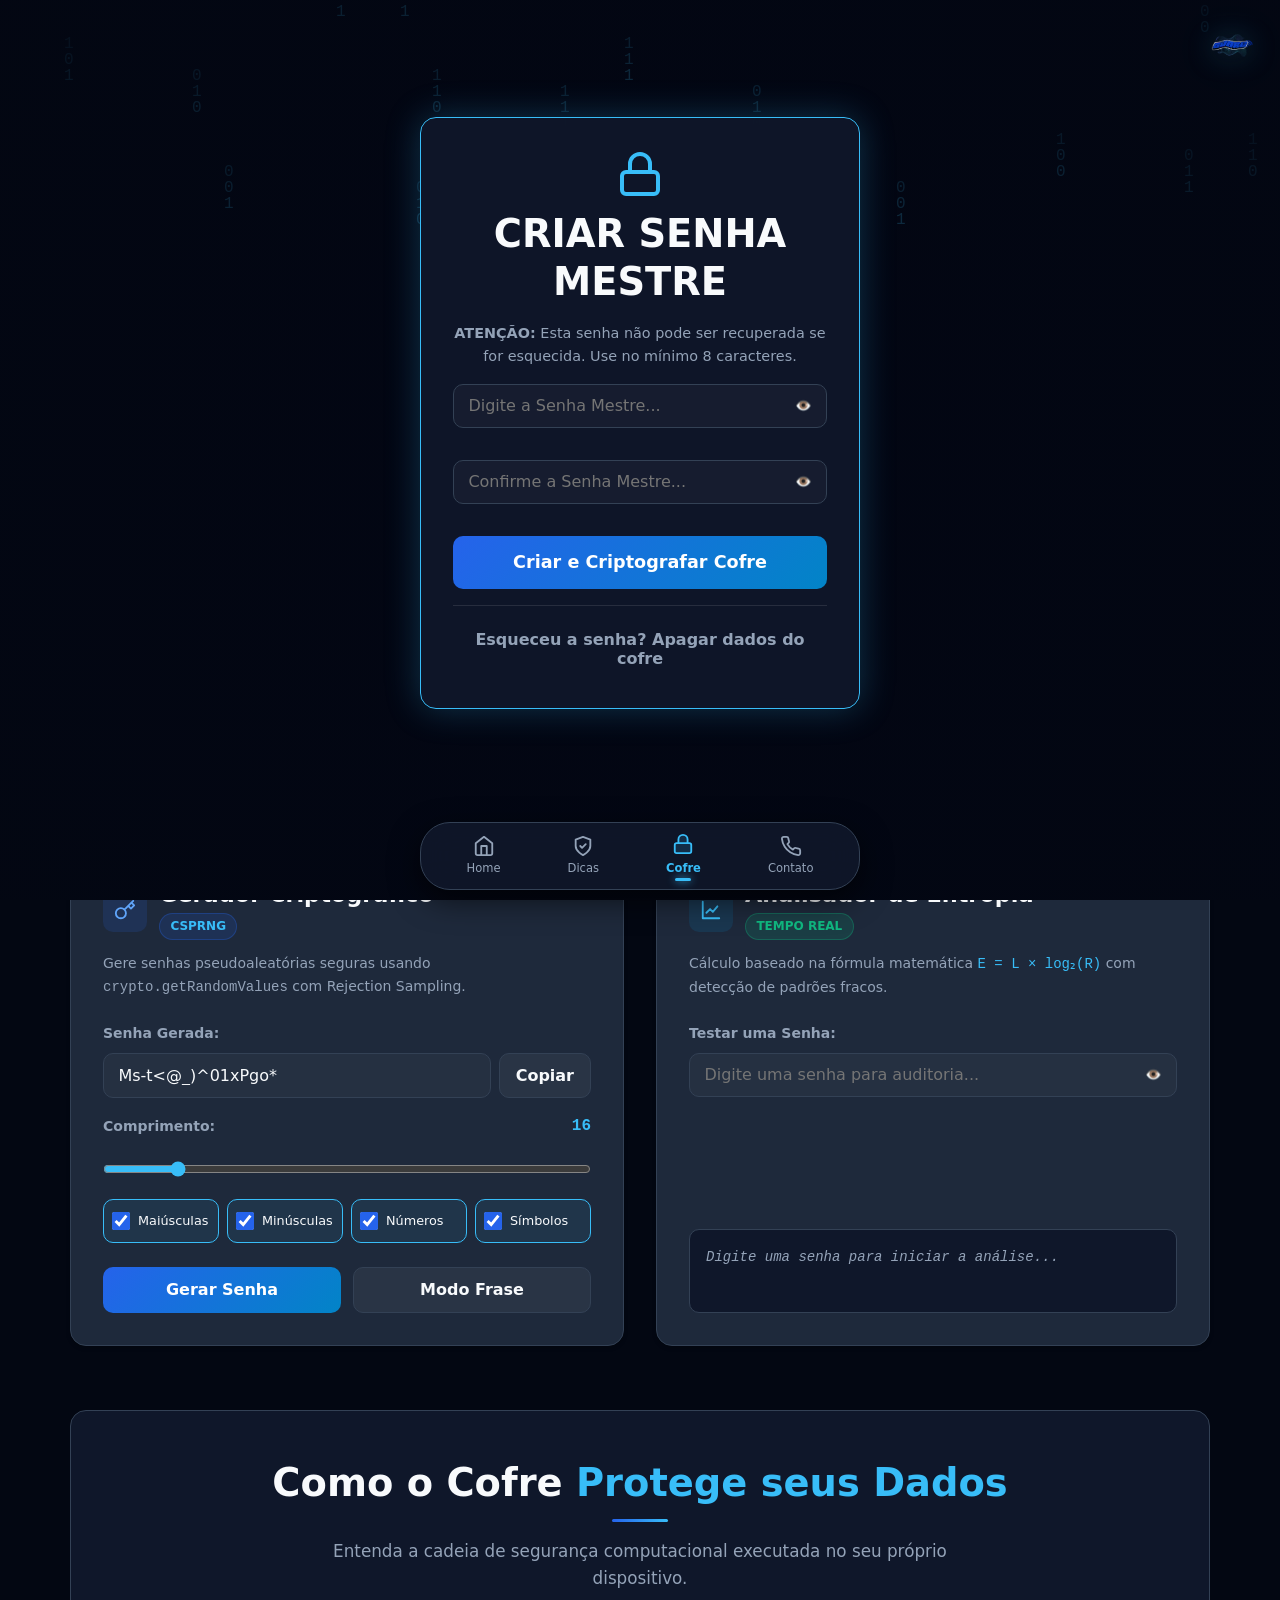
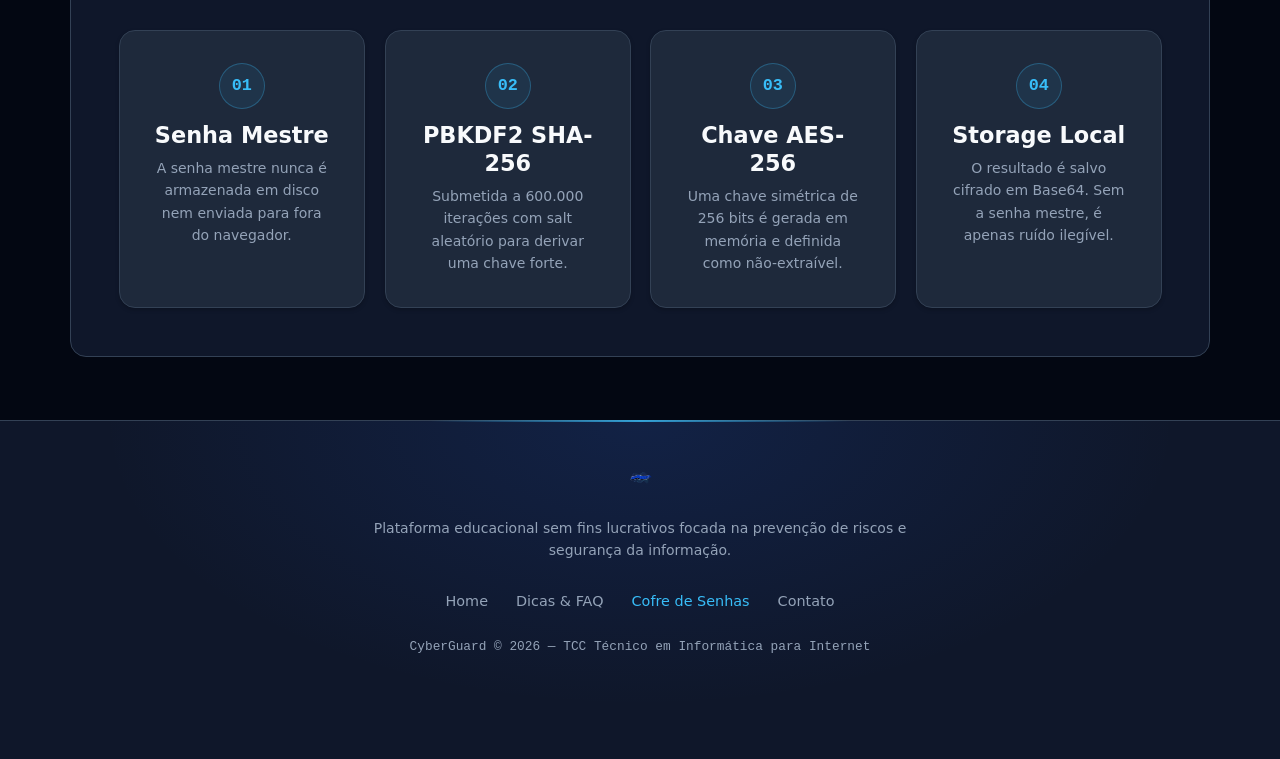
<file: cofre.html>
<!DOCTYPE html>
<html lang="pt-BR">
<head>
  <meta charset="UTF-8">
  <meta name="viewport" content="width=device-width, initial-scale=1.0">
  <meta http-equiv="Content-Security-Policy" content="default-src 'self'; font-src 'self' https://fonts.googleapis.com https://fonts.gstatic.com; style-src 'self' 'unsafe-inline' https://fonts.googleapis.com; script-src 'self' 'unsafe-inline'; img-src 'self' data:; connect-src 'self' https://formspree.io;">
  <title>CyberGuard | Cofre de Senhas Criptografado</title>
  <meta name="description" content="Cofre de senhas local e privado com criptografia AES-GCM 256 bits e derivação PBKDF2. Execute 100% no navegador sem envio a servidores.">
  <link rel="icon" type="image/png" href="./CYBER.png">
  
  <!-- Open Graph -->
  <meta property="og:title" content="CyberGuard | Cofre de Senhas Criptografado">
  <meta property="og:description" content="Guarde suas credenciais com segurança total e criptografia de ponta a ponta client-side.">
  <meta property="og:image" content="./CYBER.png">
  <meta property="og:type" content="website">

  <!-- Fontes & Estilos -->
  <link rel="preconnect" href="https://fonts.googleapis.com">
  <link rel="preconnect" href="https://fonts.gstatic.com" crossorigin>
  <link href="https://fonts.googleapis.com/css2?family=Fira+Code:wght@400;600&family=Outfit:wght@300;500;700;900&display=swap" rel="stylesheet">
  <link rel="stylesheet" href="style.css">
  <script src="script.js" defer></script>
</head>
<body class="page-cofre">
  <a href="#main-content" class="skip-link">Pular para o conteúdo principal</a>

  <!-- LOGO FLUTUANTE DO TOPO -->
  <a href="index.html" class="brand-header-logo" aria-label="CyberGuard Home">
    <img src="./CYBER.png" alt="CyberGuard Logo" width="180" height="60">
  </a>

  <!-- TELA DE BLOQUEIO MATRIX -->
  <div id="matrix-lock-screen" class="matrix-lock-screen">
    <canvas id="matrix-canvas"></canvas>
    
    <div class="matrix-lock-overlay">
      <div class="matrix-lock-card">
        <div class="matrix-lock-icon">
          <svg width="48" height="48" viewBox="0 0 24 24" fill="none" stroke="currentColor" stroke-width="2" stroke-linecap="round" stroke-linejoin="round" aria-hidden="true">
            <rect x="3" y="11" width="18" height="11" rx="2" ry="2"></rect>
            <path d="M7 11V7a5 5 0 0 1 10 0v4"></path>
          </svg>
        </div>
        <h2 id="matrix-title">ACESSO RESTRITO</h2>
        <p class="matrix-warning-text text-sm mb-24">Para prosseguir, insira a senha mestre do cofre.</p>

        <form id="matrix-vault-form" class="matrix-form flex-column gap-16">
          <div class="form-group">
            <label for="matrix-master-pass" class="sr-only hidden">Senha Mestre</label>
            <div class="input-with-toggle">
              <input type="password" id="matrix-master-pass" class="form-control code-font" placeholder="Digite a Senha Mestre..." required autocomplete="current-password">
              <button type="button" class="btn-toggle-pass" data-target="matrix-master-pass" aria-label="Mostrar/Ocultar senha">
                <span class="eye-icon">👁️</span>
              </button>
            </div>
          </div>

          <!-- Confirmação de senha (visível apenas no primeiro acesso) -->
          <div class="form-group hidden" id="matrix-confirm-group">
            <label for="matrix-master-confirm" class="sr-only hidden">Confirmar Senha Mestre</label>
            <div class="input-with-toggle">
              <input type="password" id="matrix-master-confirm" class="form-control code-font" placeholder="Confirme a Senha Mestre..." autocomplete="new-password">
              <button type="button" class="btn-toggle-pass" data-target="matrix-master-confirm" aria-label="Mostrar/Ocultar confirmação">
                <span class="eye-icon">👁️</span>
              </button>
            </div>
          </div>

          <div id="matrix-error-area" class="alert alert-danger hidden text-xs" aria-live="polite"></div>

          <button type="submit" id="btn-matrix-unlock" class="btn btn-primary btn-matrix btn-lg">
            Desbloquear Cofre
          </button>
        </form>

        <div class="matrix-card-footer mt-16 pt-16">
          <button type="button" id="btn-matrix-purge" class="btn btn-ghost text-alert text-xs mx-auto">
            Esqueceu a senha? Apagar dados do cofre
          </button>
        </div>
      </div>
    </div>
  </div>

  <main id="main-content">
    <section class="hero-internal hero-cofre">
      <div class="hero-cofre__glow" aria-hidden="true"></div>
      <div class="container text-center max-w-800 hero-cofre__content">
        <span class="eyebrow">Zero-Knowledge &middot; 100% Local</span>
        <h1 class="mb-16">Cofre de Senhas <span class="highlight">Criptografado</span></h1>
        <p class="section__lead">Gerenciamento seguro e privado de credenciais com criptografia forte AES-GCM de 256 bits executada exclusivamente em seu dispositivo.</p>

        <ul class="trust-chips" aria-label="Garantias de segurança">
          <li class="trust-chip">
            <svg width="16" height="16" viewBox="0 0 24 24" fill="none" stroke="currentColor" stroke-width="2" stroke-linecap="round" stroke-linejoin="round" aria-hidden="true"><rect x="3" y="11" width="18" height="11" rx="2"></rect><path d="M7 11V7a5 5 0 0 1 10 0v4"></path></svg>
            AES-256 GCM
          </li>
          <li class="trust-chip">
            <svg width="16" height="16" viewBox="0 0 24 24" fill="none" stroke="currentColor" stroke-width="2" stroke-linecap="round" stroke-linejoin="round" aria-hidden="true"><path d="M12 22s8-4 8-10V5l-8-3-8 3v7c0 6 8 10 8 10z"></path></svg>
            PBKDF2 &middot; 600 mil iterações
          </li>
          <li class="trust-chip">
            <svg width="16" height="16" viewBox="0 0 24 24" fill="none" stroke="currentColor" stroke-width="2" stroke-linecap="round" stroke-linejoin="round" aria-hidden="true"><rect x="2" y="3" width="20" height="14" rx="2"></rect><path d="M8 21h8M12 17v4"></path></svg>
            Sem servidor, sem nuvem
          </li>
          <li class="trust-chip">
            <svg width="16" height="16" viewBox="0 0 24 24" fill="none" stroke="currentColor" stroke-width="2" stroke-linecap="round" stroke-linejoin="round" aria-hidden="true"><ellipse cx="12" cy="5" rx="9" ry="3"></ellipse><path d="M3 5v14c0 1.7 4 3 9 3s9-1.3 9-3V5"></path><path d="M3 12c0 1.7 4 3 9 3s9-1.3 9-3"></path></svg>
            Banco de dados local
          </li>
        </ul>

        <div class="alert alert-info mx-auto mt-24 text-left max-w-800">
          <strong>Transparência &amp; Arquitetura Zero-Knowledge:</strong> Este cofre roda 100% localmente no seu navegador. Suas senhas e sua senha mestra <strong>nunca transitam por redes nem são salvas em servidores externos</strong>.
        </div>
      </div>
    </section>

    <!-- ÁREA DO COFRE DESBLOQUEADO -->
    <section class="section container">
      <div id="vault-state-unlocked" class="hidden">

        <!-- DIAGNÓSTICO DE SAÚDE -->
        <div class="card health-panel mb-24">
          <div class="health-panel__top">
            <div id="health-ring" class="health-ring" style="--p: 100;" role="img" aria-label="Nota de saúde das senhas">
              <div class="health-ring__inner">
                <strong id="health-ring-value">100</strong>
                <span>de 100</span>
              </div>
            </div>
            <div class="health-panel__text">
              <h3>Diagnóstico de Saúde das Senhas</h3>
              <p class="text-muted text-sm mb-12">Análise contínua calculada localmente sobre suas credenciais salvas.</p>
              <div class="flex-align-center flex-wrap gap-8">
                <div id="health-score-display" class="health-score-badge">Nota: --/100</div>
                <span id="health-label" class="health-label text-xs text-muted"></span>
              </div>
            </div>
          </div>

          <div class="health-stats">
            <div class="health-stat-card stat--total">
              <span class="text-muted text-xs block mb-8">Total de Itens</span>
              <strong id="stat-total-items" class="stat-value block">0</strong>
            </div>
            <div class="health-stat-card stat--weak">
              <span class="text-muted text-xs block mb-8">Senhas Fracas</span>
              <strong id="stat-weak-count" class="stat-value block text-alert">0</strong>
            </div>
            <div class="health-stat-card stat--reused">
              <span class="text-muted text-xs block mb-8">Reutilizadas</span>
              <strong id="stat-reused-count" class="stat-value block text-warn">0</strong>
            </div>
            <div class="health-stat-card stat--old">
              <span class="text-muted text-xs block mb-8">Antigas (&gt;180d)</span>
              <strong id="stat-old-count" class="stat-value block highlight">0</strong>
            </div>
          </div>

          <div id="health-issues-list" class="health-issues mt-16 hidden" aria-live="polite"></div>
        </div>

        <!-- CONTROLES DO COFRE -->
        <div class="card vault-toolbar mb-24">
          <div class="vault-toolbar__filters">
            <div class="search-field">
              <svg width="18" height="18" viewBox="0 0 24 24" fill="none" stroke="currentColor" stroke-width="2" stroke-linecap="round" stroke-linejoin="round" aria-hidden="true"><circle cx="11" cy="11" r="8"></circle><path d="m21 21-4.3-4.3"></path></svg>
              <label for="vault-search-input" class="sr-only hidden">Buscar no cofre</label>
              <input type="search" id="vault-search-input" class="form-control" placeholder="Buscar por serviço ou usuário...">
            </div>

            <label for="vault-filter-category" class="sr-only hidden">Filtrar por categoria</label>
            <select id="vault-filter-category" class="form-control">
              <option value="all">Todas Categorias</option>
              <option value="Redes sociais">Redes sociais</option>
              <option value="Bancos">Bancos</option>
              <option value="E-mail">E-mail</option>
              <option value="Trabalho">Trabalho</option>
              <option value="Outros">Outros</option>
            </select>
          </div>

          <div class="vault-toolbar__actions">
            <button type="button" id="btn-open-add-modal" class="btn btn-primary">+ Novo Item</button>
            <button type="button" id="btn-lock-vault-now" class="btn btn-secondary">Bloquear</button>
          </div>
        </div>

        <!-- LISTA DE ITENS -->
        <div id="vault-items-container" class="mb-32">
          <div id="vault-empty-state" class="card empty-state text-center">
            <div class="empty-state__icon" aria-hidden="true">
              <svg width="34" height="34" viewBox="0 0 24 24" fill="none" stroke="currentColor" stroke-width="1.8" stroke-linecap="round" stroke-linejoin="round"><rect x="3" y="11" width="18" height="11" rx="2"></rect><path d="M7 11V7a5 5 0 0 1 10 0v4"></path><circle cx="12" cy="16.5" r="1.2"></circle></svg>
            </div>
            <h3 class="mb-8">Seu Cofre está Vazio</h3>
            <p class="text-muted text-sm mb-24 max-w-600 mx-auto">Cadastre seus logins para armazená-los com criptografia local inviolável e gerar diagnósticos de segurança.</p>
            <button type="button" id="btn-add-first-item" class="btn btn-primary mx-auto">Adicionar Primeiro Item</button>
          </div>

          <div id="vault-grid-list" class="grid-cards-4 hidden"></div>
        </div>

        <!-- BACKUP E GERENCIAMENTO -->
        <div class="card backup-panel">
          <h3 class="mb-8">Gerenciamento do Cofre &amp; Backups</h3>
          <p class="text-muted text-sm mb-12">Exporte cópias cifradas de segurança para guardar offline ou importe um cofre existente.</p>
          <p id="vault-db-status" class="db-status code-font mb-24" aria-live="polite"></p>

          <div class="backup-panel__actions">
            <button type="button" id="btn-export-backup" class="btn btn-secondary">Exportar Backup (.json cifrado)</button>
            <label class="btn btn-secondary mb-0 cursor-pointer">
              Importar Backup
              <input type="file" id="import-backup-file" accept=".json" class="hidden">
            </label>
            <button type="button" id="btn-purge-unlocked" class="btn btn-ghost text-alert ml-auto-desktop">Excluir Cofre</button>
          </div>
        </div>
      </div>
    </section>

    <!-- FERRAMENTAS INDEPENDENTES -->
    <section class="section container hidden-scroll">
      <h2 class="section__title">Utilitários de <span class="highlight">Senhas</span></h2>
      <p class="section__lead">Ferramentas independentes para criação e auditoria de senhas fortes. Não salvam dados.</p>

      <div class="grid-2-cols tools-grid">
        <!-- GERADOR -->
        <div class="card tool-card">
          <div class="tool-card__head">
            <div class="card__icon icon-blue" aria-hidden="true">
              <svg width="22" height="22" viewBox="0 0 24 24" fill="none" stroke="currentColor" stroke-width="2" stroke-linecap="round" stroke-linejoin="round"><path d="m21 2-2 2m-7.6 7.6a5.5 5.5 0 1 1-7.8 7.8 5.5 5.5 0 0 1 7.8-7.8zm0 0L15.5 7.5m0 0 3 3L22 7l-3-3m-3.5 3.5L19 4"></path></svg>
            </div>
            <div>
              <h3 class="mb-4">Gerador Criptográfico</h3>
              <span class="badge badge-primary">CSPRNG</span>
            </div>
          </div>
          <p class="text-muted text-sm mb-24">Gere senhas pseudoaleatórias seguras usando <code>crypto.getRandomValues</code> com Rejection Sampling.</p>

          <div class="form-group mb-24">
            <label for="standalone-gen-out" class="form-label">Senha Gerada:</label>
            <div class="copy-row">
              <input type="text" id="standalone-gen-out" class="form-control code-font" readonly placeholder="Clique para gerar...">
              <button type="button" id="btn-copy-gen-pass" class="btn btn-secondary">Copiar</button>
            </div>
          </div>

          <div class="form-group mb-24">
            <div class="flex-between mb-8">
              <label for="gen-range-len" class="form-label">Comprimento:</label>
              <span id="gen-len-val" class="code-font highlight font-bold">16</span>
            </div>
            <input type="range" id="gen-range-len" min="8" max="64" value="16" class="w-full range-input">
          </div>

          <div class="option-chips mb-24">
            <label class="chip"><input type="checkbox" id="gen-opt-upper" checked> <span>Maiúsculas</span></label>
            <label class="chip"><input type="checkbox" id="gen-opt-lower" checked> <span>Minúsculas</span></label>
            <label class="chip"><input type="checkbox" id="gen-opt-num" checked> <span>Números</span></label>
            <label class="chip"><input type="checkbox" id="gen-opt-sym" checked> <span>Símbolos</span></label>
          </div>

          <div class="tool-card__actions mt-auto">
            <button type="button" id="btn-exec-gen-pass" class="btn btn-primary flex-1">Gerar Senha</button>
            <button type="button" id="btn-gen-passphrase" class="btn btn-secondary flex-1">Modo Frase</button>
          </div>
        </div>

        <!-- ANALISADOR -->
        <div class="card tool-card">
          <div class="tool-card__head">
            <div class="card__icon icon-cyan" aria-hidden="true">
              <svg width="22" height="22" viewBox="0 0 24 24" fill="none" stroke="currentColor" stroke-width="2" stroke-linecap="round" stroke-linejoin="round"><path d="M3 3v18h18"></path><path d="m7 15 4-4 3 3 5-6"></path></svg>
            </div>
            <div>
              <h3 class="mb-4">Analisador de Entropia</h3>
              <span class="badge badge-safe">Tempo real</span>
            </div>
          </div>
          <p class="text-muted text-sm mb-24">Cálculo baseado na fórmula matemática <code class="highlight">E = L × log₂(R)</code> com detecção de padrões fracos.</p>

          <div class="form-group mb-24">
            <label for="standalone-eval-in" class="form-label">Testar uma Senha:</label>
            <div class="input-with-toggle">
              <input type="password" id="standalone-eval-in" class="form-control code-font" placeholder="Digite uma senha para auditoria...">
              <button type="button" class="btn-toggle-pass" data-target="standalone-eval-in" aria-label="Mostrar ou ocultar senha">
                <span class="eye-icon">👁️</span>
              </button>
            </div>
          </div>

          <div id="standalone-eval-out" class="eval-output mt-auto text-sm code-font" aria-live="polite">
            <em>Digite uma senha para iniciar a análise...</em>
          </div>
        </div>
      </div>
    </section>

    <!-- ARQUITETURA -->
    <section class="section container bg-surface radius-lg border p-48 hidden-scroll mb-64 arch-section">
      <h2 class="section__title">Como o Cofre <span class="highlight">Protege seus Dados</span></h2>
      <p class="section__lead">Entenda a cadeia de segurança computacional executada no seu próprio dispositivo.</p>

      <div class="grid-cards-4 mt-32">
        <div class="card step-card text-center">
          <div class="step-card__num">01</div>
          <h3 class="mb-8">Senha Mestre</h3>
          <p class="text-muted text-sm">A senha mestre nunca é armazenada em disco nem enviada para fora do navegador.</p>
        </div>

        <div class="card step-card text-center">
          <div class="step-card__num">02</div>
          <h3 class="mb-8">PBKDF2 SHA-256</h3>
          <p class="text-muted text-sm">Submetida a 600.000 iterações com salt aleatório para derivar uma chave forte.</p>
        </div>

        <div class="card step-card text-center">
          <div class="step-card__num">03</div>
          <h3 class="mb-8">Chave AES-256</h3>
          <p class="text-muted text-sm">Uma chave simétrica de 256 bits é gerada em memória e definida como não-extraível.</p>
        </div>

        <div class="card step-card text-center">
          <div class="step-card__num">04</div>
          <h3 class="mb-8">Storage Local</h3>
          <p class="text-muted text-sm">O resultado é salvo cifrado em Base64. Sem a senha mestre, é apenas ruído ilegível.</p>
        </div>
      </div>
    </section>
  </main>

  <!-- MODAL DE ADIÇÃO/EDIÇÃO DE ITEM -->
  <div id="vault-modal" class="modal-overlay hidden" aria-hidden="true" role="dialog" aria-modal="true" aria-labelledby="modal-title">
    <div class="modal-card">
      <h3 id="modal-title" class="mb-24">Salvar Credencial no Cofre</h3>
      <form id="vault-modal-form" class="flex-column gap-16">
        
        <div class="form-group">
          <label for="modal-service" class="form-label">Nome do Serviço (ex: Netflix, Banco X):</label>
          <input type="text" id="modal-service" class="form-control" required placeholder="Qual site ou aplicativo?">
        </div>

        <div class="form-group">
          <label for="modal-user" class="form-label">Usuário ou E-mail:</label>
          <input type="text" id="modal-user" class="form-control code-font text-sm" required placeholder="seuemail@exemplo.com">
        </div>

        <div class="form-group">
          <div class="flex-between mb-8 items-center">
            <label for="modal-pass" class="form-label mb-0">Senha:</label>
            <button type="button" id="btn-modal-gen-pass" class="btn btn-ghost text-xs py-4 px-8">Gerar Senha Forte</button>
          </div>
          <div class="input-with-toggle">
            <input type="password" id="modal-pass" class="form-control code-font text-sm" required placeholder="Sua senha secreta...">
            <button type="button" class="btn-toggle-pass" data-target="modal-pass" aria-label="Mostrar/Ocultar">
              <span class="eye-icon">👁️</span>
            </button>
          </div>
        </div>

        <div class="form-group">
          <label for="modal-category" class="form-label">Categoria:</label>
          <select id="modal-category" class="form-control">
            <option value="Redes sociais">Redes sociais</option>
            <option value="Bancos">Bancos</option>
            <option value="E-mail">E-mail</option>
            <option value="Trabalho">Trabalho</option>
            <option value="Outros" selected>Outros</option>
          </select>
        </div>

        <div class="modal-actions mt-24">
          <button type="button" id="btn-close-modal" class="btn btn-ghost">Cancelar</button>
          <button type="submit" class="btn btn-primary">Salvar no Cofre</button>
        </div>
      </form>
    </div>
  </div>

  <footer class="footer">
    <div class="container text-center">
      <div class="footer__logo-wrapper">
        <img src="./CYBER.png" alt="CyberGuard Logo" class="footer__logo" width="120" height="40">
      </div>
      <p class="text-muted text-sm mb-24 max-w-600 mx-auto">
        Plataforma educacional sem fins lucrativos focada na prevenção de riscos e segurança da informação.
      </p>
      <div class="footer__links">
        <a href="index.html">Home</a>
        <a href="dicas.html">Dicas &amp; FAQ</a>
        <a href="cofre.html" class="active" aria-current="page">Cofre de Senhas</a>
        <a href="contato.html">Contato</a>
      </div>
      <p class="footer__copy">
        CyberGuard &copy; 2026 — TCC Técnico em Informática para Internet
      </p>
    </div>
  </footer>

  <nav class="bottom-nav" aria-label="Navegação principal">
    <div class="bottom-nav__container">
      <a href="index.html" class="bottom-nav__item">
        <svg width="22" height="22" viewBox="0 0 24 24" fill="none" stroke="currentColor" stroke-width="2" stroke-linecap="round" stroke-linejoin="round" aria-hidden="true"><path d="m3 9 9-7 9 7v11a2 2 0 0 1-2 2H5a2 2 0 0 1-2-2z"/><polyline points="9 22 9 12 15 12 15 22"/></svg>
        <span>Home</span>
      </a>
      <a href="dicas.html" class="bottom-nav__item">
        <svg width="22" height="22" viewBox="0 0 24 24" fill="none" stroke="currentColor" stroke-width="2" stroke-linecap="round" stroke-linejoin="round" aria-hidden="true"><path d="M12 22s8-4 8-10V5l-8-3-8 3v7c0 6 8 10 8 10"/><path d="m9 12 2 2 4-4"/></svg>
        <span>Dicas</span>
      </a>
      <a href="cofre.html" class="bottom-nav__item active" aria-current="page">
        <svg width="22" height="22" viewBox="0 0 24 24" fill="none" stroke="currentColor" stroke-width="2" stroke-linecap="round" stroke-linejoin="round" aria-hidden="true"><rect width="18" height="11" x="3" y="11" rx="2" ry="2"/><path d="M7 11V7a5 5 0 0 1 10 0v4"/></svg>
        <span>Cofre</span>
      </a>
      <a href="contato.html" class="bottom-nav__item">
        <svg width="22" height="22" viewBox="0 0 24 24" fill="none" stroke="currentColor" stroke-width="2" stroke-linecap="round" stroke-linejoin="round" aria-hidden="true"><path d="M22 16.92v3a2 2 0 0 1-2.18 2 19.79 19.79 0 0 1-8.63-3.07 19.5 19.5 0 0 1-6-6 19.79 19.79 0 0 1-3.07-8.67A2 2 0 0 1 4.11 2h3a2 2 0 0 1 2 1.72 12.84 12.84 0 0 0 .7 2.81 2 2 0 0 1-.45 2.11L8.09 9.91a16 16 0 0 0 6 6l1.27-1.27a2 2 0 0 1 2.11-.45 12.84 12.84 0 0 0 2.81.7A2 2 0 0 1 22 16.92z"/></svg>
        <span>Contato</span>
      </a>
    </div>
  </nav>

  <button id="btn-top" class="btn-top" aria-label="Voltar ao topo da página">&#8593;</button>
</body>
</html>
</file>
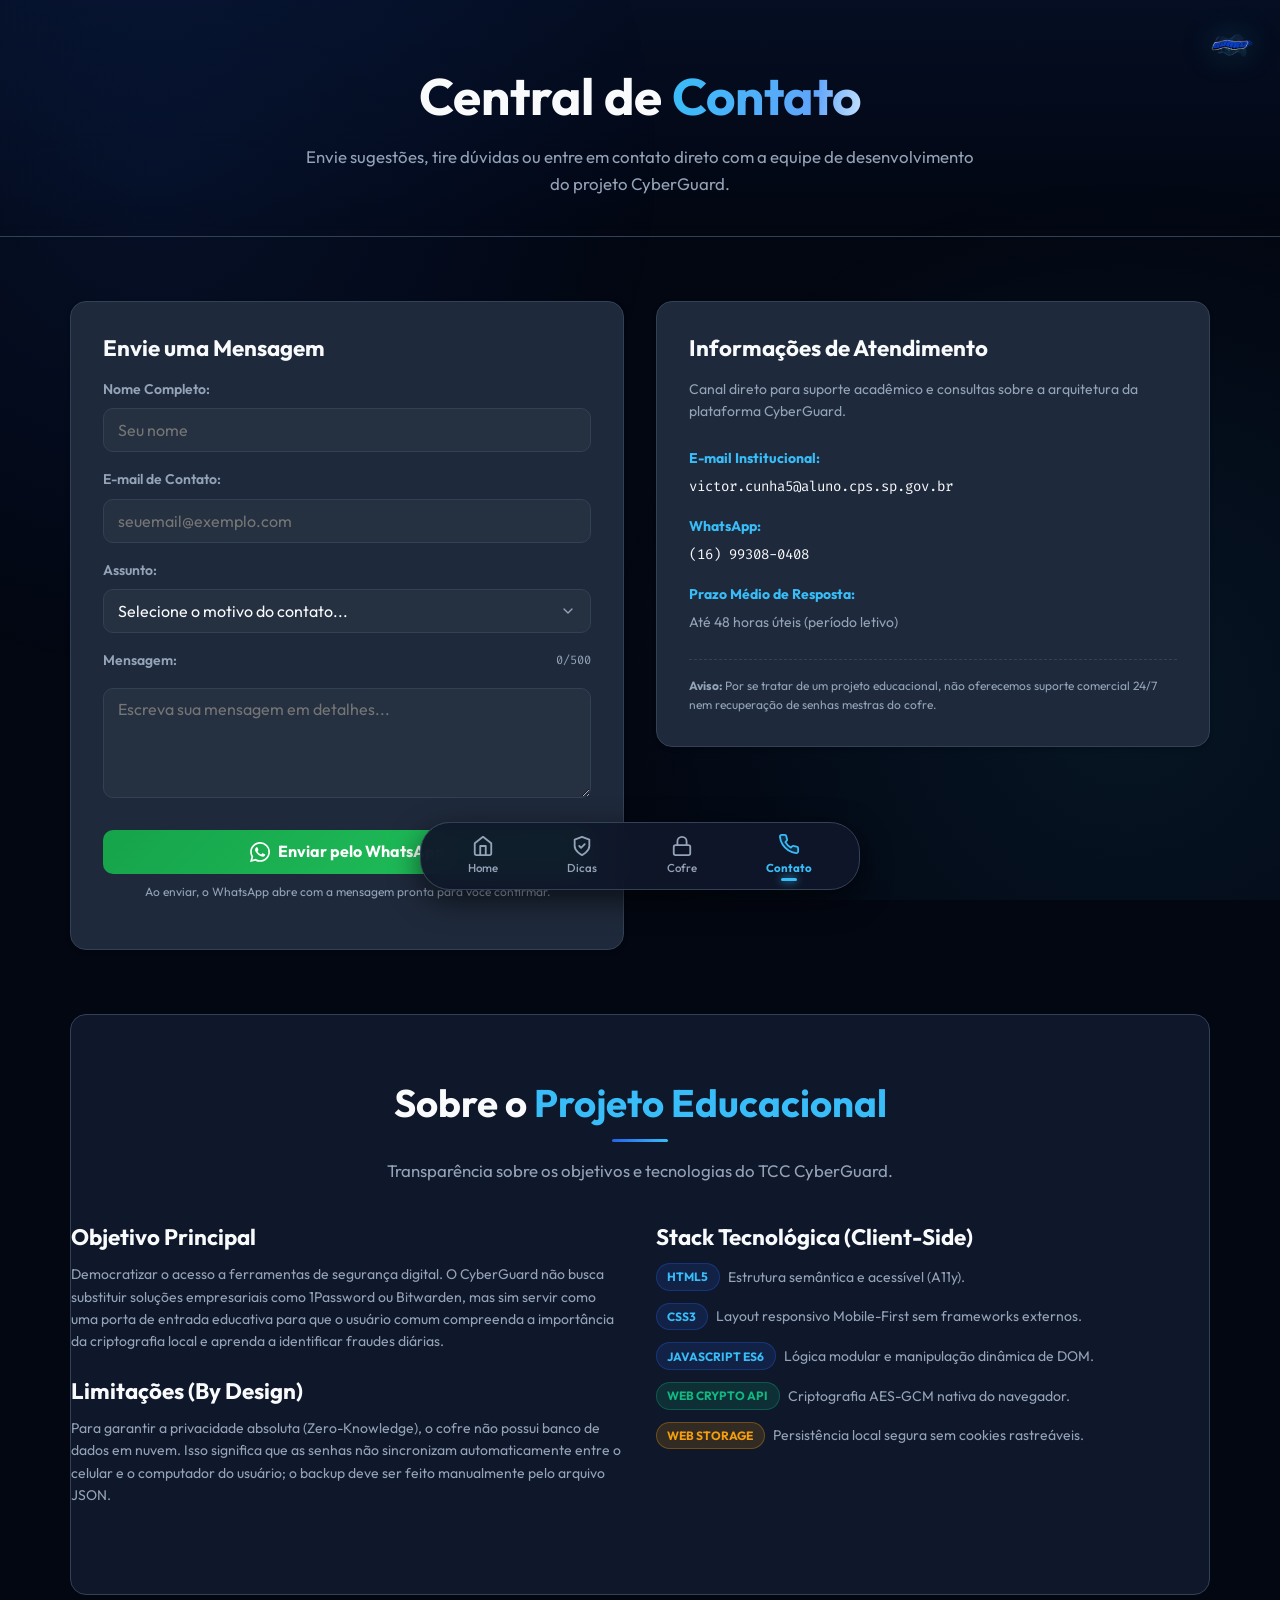
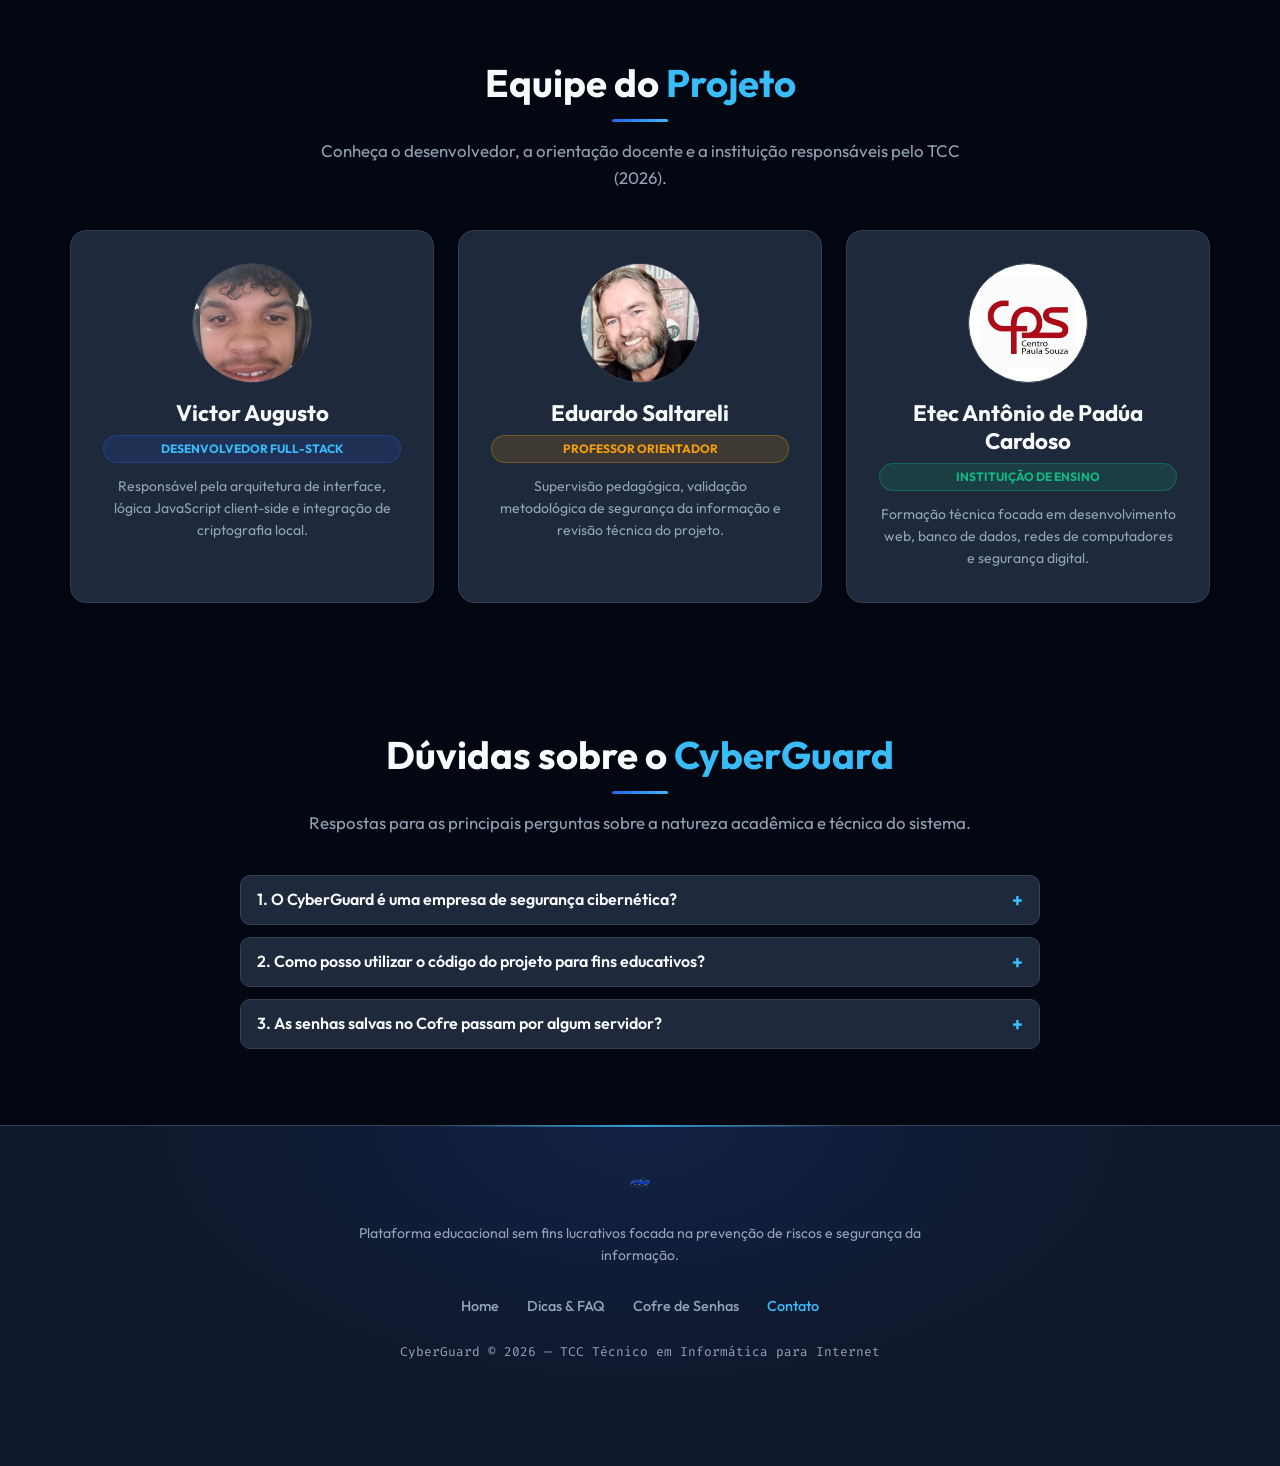
<file: contato.html>
<!DOCTYPE html>
<html lang="pt-BR">
<head>
  <meta charset="UTF-8">
  <meta name="viewport" content="width=device-width, initial-scale=1.0">
  <title>CyberGuard | Central de Contato &amp; Equipe do Projeto</title>
  <meta name="description" content="Entre em contato com os desenvolvedores do CyberGuard, conheça a equipe do TCC de Informática para Internet (2026) e tire suas dúvidas sobre o projeto.">
  <link rel="icon" type="image/png" href="./CYBER.png">
  
  <!-- Open Graph -->
  <meta property="og:title" content="CyberGuard | Contato e Equipe">
  <meta property="og:description" content="Fale com a equipe do projeto CyberGuard, envie feedbacks ou consulte informações sobre o desenvolvimento acadêmico.">
  <meta property="og:image" content="./CYBER.png">
  <meta property="og:type" content="website">

  <!-- Fontes & Estilos -->
  <link rel="preconnect" href="https://fonts.googleapis.com">
  <link rel="preconnect" href="https://fonts.gstatic.com" crossorigin>
  <link href="https://fonts.googleapis.com/css2?family=Fira+Code:wght@400;600&family=Outfit:wght@300;500;700;900&display=swap" rel="stylesheet">
  <link rel="stylesheet" href="style.css">
  <script src="script.js" defer></script>
</head>
<body class="page-contato">
  <a href="#main-content" class="skip-link">Pular para o conteúdo principal</a>

  <!-- LOGO FLUTUANTE DO TOPO -->
  <a href="index.html" class="brand-header-logo" aria-label="CyberGuard Home">
    <img src="./CYBER.png" alt="CyberGuard Logo" width="180" height="60">
  </a>

  <main id="main-content">
    <section class="hero-internal">
      <div class="container text-center max-w-800">
        <h1 class="mb-16">Central de <span class="highlight">Contato</span></h1>
        <p class="section__lead mb-0">Envie sugestões, tire dúvidas ou entre em contato direto com a equipe de desenvolvimento do projeto CyberGuard.</p>
      </div>
    </section>

    <!-- FORMULÁRIO E INFORMAÇÕES -->
    <section class="section container hidden-scroll">
      <div class="grid-2-cols gap-32 items-start">
        
        <!-- FORMULÁRIO -->
        <div class="card p-32">
          <h3 class="mb-16">Envie uma Mensagem</h3>
          
          <form id="contact-form">
            <!-- Honeypot anti-spam -->
            <div class="sr-only hidden" aria-hidden="true">
              <label for="contact-hp">Não preencha este campo:</label>
              <input type="text" id="contact-hp" name="_gotcha" tabindex="-1" autocomplete="off">
            </div>

            <div class="form-group">
              <label for="contact-name" class="form-label">Nome Completo:</label>
              <input type="text" id="contact-name" name="nome" class="form-control" placeholder="Seu nome" required minlength="3">
            </div>

            <div class="form-group">
              <label for="contact-email" class="form-label">E-mail de Contato:</label>
              <input type="email" id="contact-email" name="email" class="form-control code-font" placeholder="seuemail@exemplo.com" required>
            </div>

            <div class="form-group">
              <label for="contact-subject" class="form-label">Assunto:</label>
              <select id="contact-subject" name="assunto" class="form-control" required>
                <option value="" disabled selected>Selecione o motivo do contato...</option>
                <option value="Dúvida sobre o projeto">Dúvida sobre o projeto</option>
                <option value="Sugestão de melhoria">Sugestão de melhoria</option>
                <option value="Relato de problema/bug">Relato de problema/bug</option>
                <option value="Contato acadêmico">Contato acadêmico / TCC</option>
                <option value="Outro assunto">Outro assunto</option>
              </select>
            </div>

            <div class="form-group">
              <div class="flex-between items-center mb-8">
                <label for="contact-msg" class="form-label mb-0">Mensagem:</label>
                <span id="contact-char-count" class="code-font text-muted text-xs">0/500</span>
              </div>
              <textarea id="contact-msg" name="mensagem" class="form-control" maxlength="500" placeholder="Escreva sua mensagem em detalhes..." required></textarea>
            </div>

            <button type="submit" class="btn btn-whatsapp mt-16 w-full">
              <svg width="20" height="20" viewBox="0 0 24 24" fill="currentColor" aria-hidden="true"><path d="M17.5 14.4c-.3-.15-1.7-.85-2-.95-.27-.1-.47-.15-.67.15-.2.3-.77.95-.95 1.15-.17.2-.35.22-.65.07-.3-.15-1.25-.46-2.38-1.47-.88-.78-1.47-1.75-1.64-2.05-.17-.3-.02-.46.13-.6.13-.13.3-.35.45-.52.15-.17.2-.3.3-.5.1-.2.05-.37-.02-.52-.08-.15-.67-1.62-.92-2.22-.24-.58-.49-.5-.67-.51h-.57c-.2 0-.52.07-.8.37-.27.3-1.04 1.02-1.04 2.48 0 1.46 1.07 2.88 1.22 3.08.15.2 2.1 3.2 5.08 4.49.71.3 1.26.49 1.7.63.71.23 1.36.2 1.88.12.57-.09 1.76-.72 2-1.41.25-.7.25-1.29.17-1.41-.07-.12-.27-.2-.57-.35zM12.05 21.8h-.01a9.9 9.9 0 0 1-5.03-1.38l-.36-.21-3.74.98 1-3.65-.24-.37a9.86 9.86 0 0 1-1.51-5.26C2.16 6.43 6.6 2 12.06 2c2.64 0 5.12 1.03 6.99 2.9a9.82 9.82 0 0 1 2.9 6.99c0 5.46-4.44 9.9-9.9 9.9zM20.5 3.5A11.8 11.8 0 0 0 12.05 0C5.5 0 .16 5.34.16 11.9c0 2.1.55 4.14 1.59 5.95L0 24l6.3-1.65a11.88 11.88 0 0 0 5.74 1.46h.01c6.55 0 11.9-5.34 11.9-11.9 0-3.18-1.24-6.17-3.45-8.41z"/></svg>
              Enviar pelo WhatsApp
            </button>
            <p class="text-xs text-muted mt-8 text-center">Ao enviar, o WhatsApp abre com a mensagem pronta para você confirmar.</p>

            <div id="contact-status" aria-live="polite" class="mt-16"></div>
          </form>
        </div>

        <!-- INFO CONTATO -->
        <div class="flex-column gap-24">
          <div class="card p-32">
            <h3 class="mb-16">Informações de Atendimento</h3>
            <p class="text-muted text-sm mb-24">Canal direto para suporte acadêmico e consultas sobre a arquitetura da plataforma CyberGuard.</p>

            <div class="flex-column gap-16 mb-24">
              <div>
                <strong class="block text-sm highlight mb-4">E-mail Institucional:</strong>
                <a href="mailto:victor.cunha5@aluno.cps.sp.gov.br" class="code-font text-sm" style="color: var(--color-text-main); text-decoration: none;">victor.cunha5@aluno.cps.sp.gov.br</a>
              </div>

              <div>
                <strong class="block text-sm highlight mb-4">WhatsApp:</strong>
                <a href="https://wa.me/5516993080408" target="_blank" rel="noopener noreferrer" class="code-font text-sm" style="color: var(--color-text-main); text-decoration: none;">(16) 99308-0408</a>
              </div>

              <div>
                <strong class="block text-sm highlight mb-4">Repositório GitHub:</strong>
                <a href="#" id="github-link" target="_blank" rel="noopener noreferrer" class="code-font text-sm" style="color: var(--color-text-main); text-decoration: none;">Acessar código-fonte &rarr;</a>
              </div>

              <div>
                <strong class="block text-sm highlight mb-4">Prazo Médio de Resposta:</strong>
                <span class="text-muted text-sm">Até 48 horas úteis (período letivo)</span>
              </div>
            </div>
            
            <div class="border-t pt-16 mt-auto" style="border-top: 1px dashed var(--color-border);">
              <p class="text-xs text-muted"><strong>Aviso:</strong> Por se tratar de um projeto educacional, não oferecemos suporte comercial 24/7 nem recuperação de senhas mestras do cofre.</p>
            </div>
          </div>
        </div>

      </div>
    </section>

    <!-- SOBRE O PROJETO -->
    <section class="section container bg-surface radius-lg border p-48 hidden-scroll mb-32">
      <h2 class="section__title">Sobre o <span class="highlight">Projeto Educacional</span></h2>
      <p class="section__lead mb-32">Transparência sobre os objetivos e tecnologias do TCC CyberGuard.</p>
      
      <div class="grid-2-cols gap-32">
        <div>
          <h3 class="mb-12">Objetivo Principal</h3>
          <p class="text-muted text-sm mb-24">Democratizar o acesso a ferramentas de segurança digital. O CyberGuard não busca substituir soluções empresariais como 1Password ou Bitwarden, mas sim servir como uma porta de entrada educativa para que o usuário comum compreenda a importância da criptografia local e aprenda a identificar fraudes diárias.</p>
          
          <h3 class="mb-12">Limitações (By Design)</h3>
          <p class="text-muted text-sm mb-24">Para garantir a privacidade absoluta (Zero-Knowledge), o cofre não possui banco de dados em nuvem. Isso significa que as senhas não sincronizam automaticamente entre o celular e o computador do usuário; o backup deve ser feito manualmente pelo arquivo JSON.</p>
        </div>
        
        <div>
          <h3 class="mb-12">Stack Tecnológica (Client-Side)</h3>
          <ul class="flex-column gap-12 text-sm text-muted">
            <li class="flex-align-center gap-8"><span class="badge badge-primary">HTML5</span> Estrutura semântica e acessível (A11y).</li>
            <li class="flex-align-center gap-8"><span class="badge badge-primary">CSS3</span> Layout responsivo Mobile-First sem frameworks externos.</li>
            <li class="flex-align-center gap-8"><span class="badge badge-primary">JavaScript ES6</span> Lógica modular e manipulação dinâmica de DOM.</li>
            <li class="flex-align-center gap-8"><span class="badge badge-safe">Web Crypto API</span> Criptografia AES-GCM nativa do navegador.</li>
            <li class="flex-align-center gap-8"><span class="badge badge-warn">Web Storage</span> Persistência local segura sem cookies rastreáveis.</li>
          </ul>
        </div>
      </div>
    </section>

    <!-- EQUIPE -->
    <section class="section container hidden-scroll">
      <h2 class="section__title">Equipe do <span class="highlight">Projeto</span></h2>
      <p class="section__lead">Conheça o desenvolvedor, a orientação docente e a instituição responsáveis pelo TCC (2026).</p>

      <div class="grid-3-cols gap-24">
        <div class="card text-center p-24">
          <div class="img-card mx-auto mb-16" style="width: 120px; height: 120px; border-radius: 50%; aspect-ratio: 1/1;">
            <img src="vitin.png7.jpeg" alt="Foto de perfil de Victor Augusto" width="120" height="120" loading="lazy" onerror="this.style.display='none';">
          </div>
          <h3 class="mb-8">Victor Augusto</h3>
          <span class="badge badge-primary mb-12">Desenvolvedor Full-Stack</span>
          <p class="text-muted text-sm">Responsável pela arquitetura de interface, lógica JavaScript client-side e integração de criptografia local.</p>
        </div>

        <div class="card text-center p-24">
          <div class="img-card mx-auto mb-16" style="width: 120px; height: 120px; border-radius: 50%; aspect-ratio: 1/1;">
            <img src="Dudusaltarelli.png" alt="Foto de Eduardo Saltareli" width="120" height="120" loading="lazy" onerror="this.style.display='none';">
          </div>
          <h3 class="mb-8">Eduardo Saltareli</h3>
          <span class="badge badge-warn mb-12">Professor Orientador</span>
          <p class="text-muted text-sm">Supervisão pedagógica, validação metodológica de segurança da informação e revisão técnica do projeto.</p>
        </div>

        <div class="card text-center p-24">
          <div class="img-card mx-auto mb-16" style="width: 120px; height: 120px; border-radius: 50%; aspect-ratio: 1/1; background: #fff;">
            <img src="cps.png" alt="Símbolo da Etec Antônio de Padúa Cardoso" width="120" height="120" loading="lazy" style="object-fit: contain; padding: 10px;" onerror="this.style.display='none';">
          </div>
          <h3 class="mb-8">Etec Antônio de Padúa Cardoso</h3>
          <span class="badge badge-safe mb-12">Instituição de Ensino</span>
          <p class="text-muted text-sm">Formação técnica focada em desenvolvimento web, banco de dados, redes de computadores e segurança digital.</p>
        </div>
      </div>
    </section>

    <!-- FAQ -->
    <section class="section container hidden-scroll">
      <h2 class="section__title">Dúvidas sobre o <span class="highlight">CyberGuard</span></h2>
      <p class="section__lead">Respostas para as principais perguntas sobre a natureza acadêmica e técnica do sistema.</p>

      <div class="max-w-800 mx-auto">
        <div class="accordion">
          <button class="accordion__header" type="button" aria-expanded="false">
            <span>1. O CyberGuard é uma empresa de segurança cibernética?</span>
            <span class="accordion__icon">+</span>
          </button>
          <div class="accordion__content">
            <div class="accordion__content-inner">
              <p class="text-sm"><strong>Não.</strong> O CyberGuard é estritamente uma plataforma educacional de código aberto desenvolvida como Trabalho de Conclusão de Curso (TCC) no curso técnico de Informática para Internet em 2026. Não comercializamos serviços nem coletamos dados.</p>
            </div>
          </div>
        </div>

        <div class="accordion">
          <button class="accordion__header" type="button" aria-expanded="false">
            <span>2. Como posso utilizar o código do projeto para fins educativos?</span>
            <span class="accordion__icon">+</span>
          </button>
          <div class="accordion__content">
            <div class="accordion__content-inner">
              <p class="text-sm">O código-fonte completo está disponível publicamente em nosso repositório no GitHub. Você pode clonar, estudar e utilizar os componentes de interface e os utilitários client-side (como a implementação da Web Crypto API) para fins de estudo acadêmico.</p>
            </div>
          </div>
        </div>

        <div class="accordion">
          <button class="accordion__header" type="button" aria-expanded="false">
            <span>3. As senhas salvas no Cofre passam por algum servidor?</span>
            <span class="accordion__icon">+</span>
          </button>
          <div class="accordion__content">
            <div class="accordion__content-inner">
              <p class="text-sm"><strong>Nunca.</strong> Toda a lógica de geração aleatória (CSPRNG) e criptografia AES-GCM ocorre estritamente de forma local no navegador do usuário via JavaScript. Nenhuma credencial ou chave mestre deixa o seu dispositivo em nenhum momento.</p>
            </div>
          </div>
        </div>
      </div>
    </section>
  </main>

  <footer class="footer">
    <div class="container text-center">
      <div class="footer__logo-wrapper">
        <img src="./CYBER.png" alt="CyberGuard Logo" class="footer__logo" width="120" height="40">
      </div>
      <p class="text-muted text-sm mb-24 max-w-600 mx-auto">
        Plataforma educacional sem fins lucrativos focada na prevenção de riscos e segurança da informação.
      </p>
      <div class="footer__links">
        <a href="index.html">Home</a>
        <a href="dicas.html">Dicas &amp; FAQ</a>
        <a href="cofre.html">Cofre de Senhas</a>
        <a href="contato.html" class="active" aria-current="page">Contato</a>
      </div>
      <p class="footer__copy">
        CyberGuard &copy; 2026 — TCC Técnico em Informática para Internet
      </p>
    </div>
  </footer>

  <nav class="bottom-nav" aria-label="Navegação Principal">
    <div class="bottom-nav__container">
      <a href="index.html" class="bottom-nav__item">
        <svg xmlns="http://www.w3.org/2000/svg" width="22" height="22" viewBox="0 0 24 24" fill="none" stroke="currentColor" stroke-width="2" stroke-linecap="round" stroke-linejoin="round" aria-hidden="true">
          <path d="m3 9 9-7 9 7v11a2 2 0 0 1-2 2H5a2 2 0 0 1-2-2z"></path>
          <polyline points="9 22 9 12 15 12 15 22"></polyline>
        </svg>
        <span>Home</span>
      </a>
      <a href="dicas.html" class="bottom-nav__item">
        <svg xmlns="http://www.w3.org/2000/svg" width="22" height="22" viewBox="0 0 24 24" fill="none" stroke="currentColor" stroke-width="2" stroke-linecap="round" stroke-linejoin="round" aria-hidden="true">
          <path d="M12 22s8-4 8-10V5l-8-3-8 3v7c0 6 8 10 8 10z"></path>
          <path d="m9 12 2 2 4-4"></path>
        </svg>
        <span>Dicas</span>
      </a>
      <a href="cofre.html" class="bottom-nav__item">
        <svg xmlns="http://www.w3.org/2000/svg" width="22" height="22" viewBox="0 0 24 24" fill="none" stroke="currentColor" stroke-width="2" stroke-linecap="round" stroke-linejoin="round" aria-hidden="true">
          <rect x="3" y="11" width="18" height="11" rx="2" ry="2"></rect>
          <path d="M7 11V7a5 5 0 0 1 10 0v4"></path>
        </svg>
        <span>Cofre</span>
      </a>
      <a href="contato.html" class="bottom-nav__item active" aria-current="page">
        <svg xmlns="http://www.w3.org/2000/svg" width="22" height="22" viewBox="0 0 24 24" fill="none" stroke="currentColor" stroke-width="2" stroke-linecap="round" stroke-linejoin="round" aria-hidden="true">
          <path d="M22 16.92v3a2 2 0 0 1-2.18 2 19.79 19.79 0 0 1-8.63-3.07 19.5 19.5 0 0 1-6-6 19.79 19.79 0 0 1-3.07-8.67A2 2 0 0 1 4.11 2h3a2 2 0 0 1 2 1.72 12.84 12.84 0 0 0 .7 2.81 2 2 0 0 1-.45 2.11L8.09 9.91a16 16 0 0 0 6 6l1.27-1.27a2 2 0 0 1 2.11-.45 12.84 12.84 0 0 0 2.81.7A2 2 0 0 1 22 16.92z"></path>
        </svg>
        <span>Contato</span>
      </a>
    </div>
  </nav>
  
  <button id="btn-top" class="btn-top" aria-label="Voltar ao topo da página">&#8593;</button>
</body>
</html>
</file>
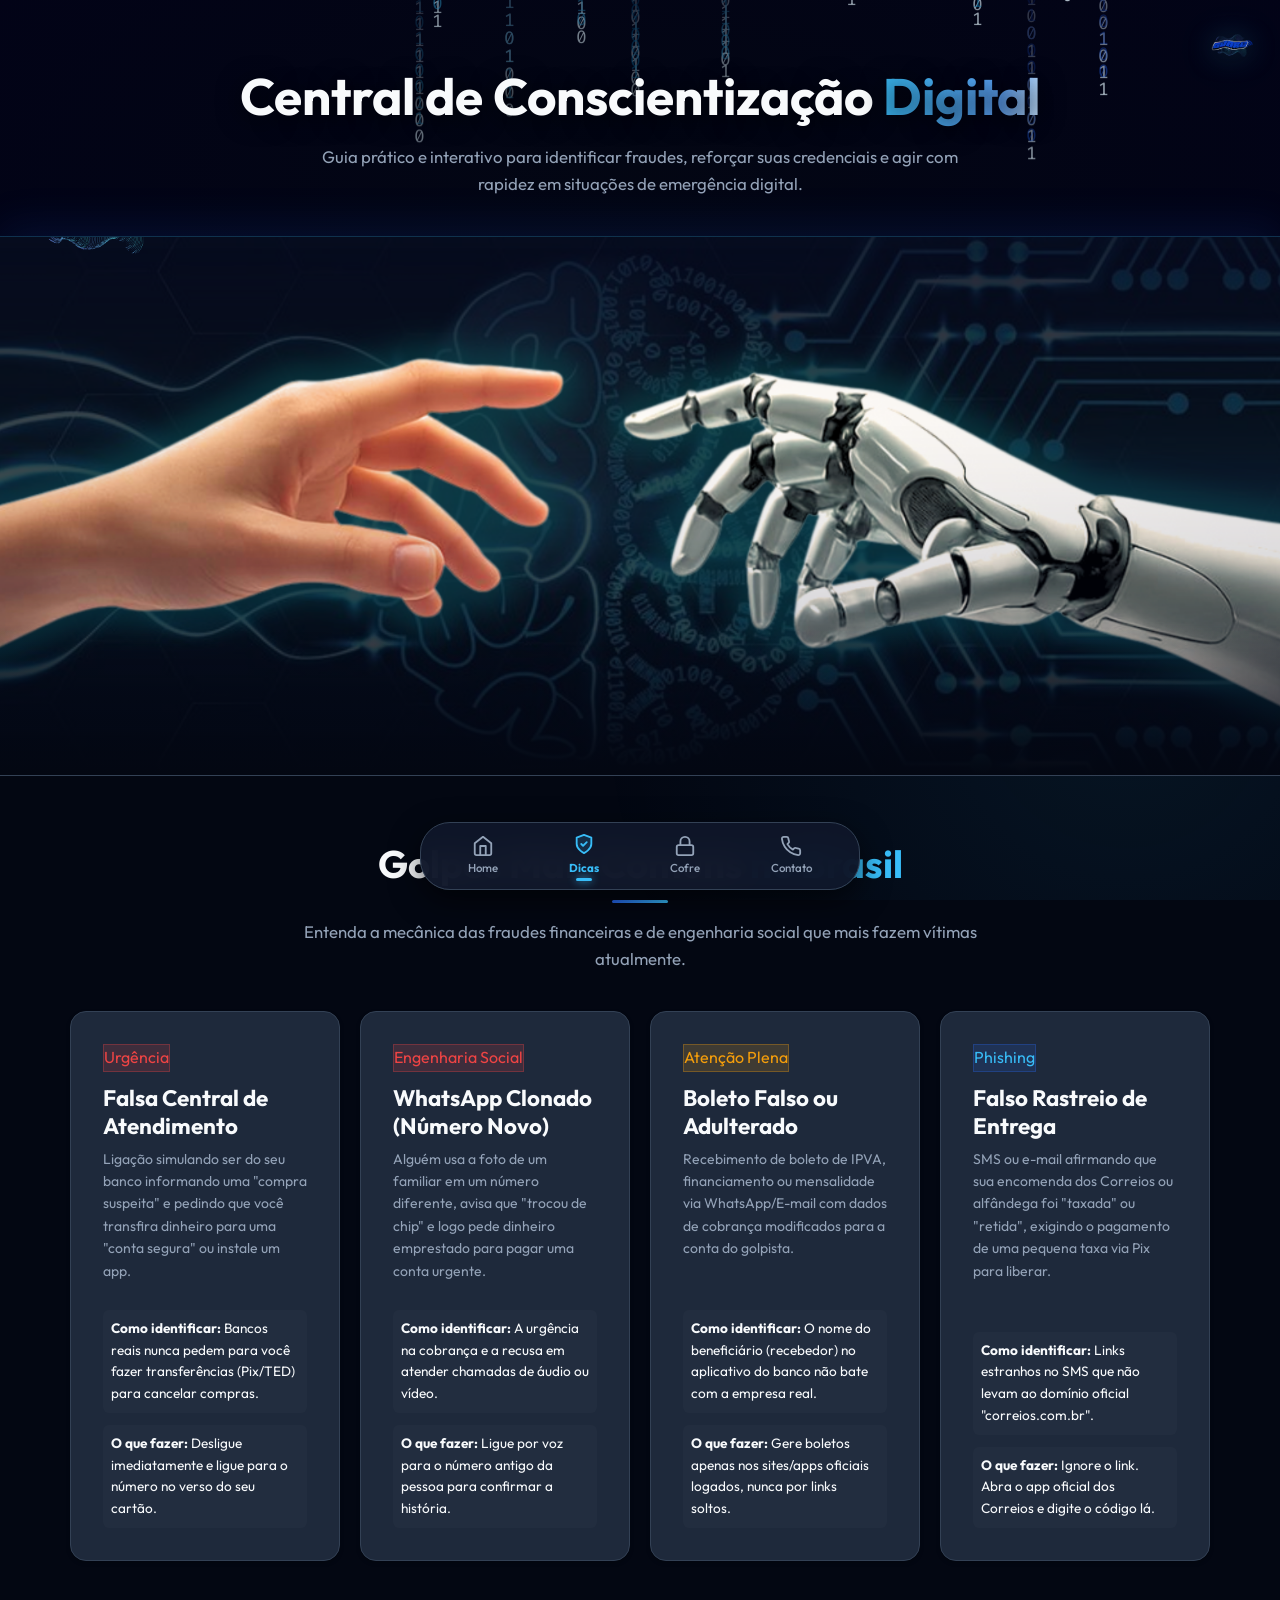
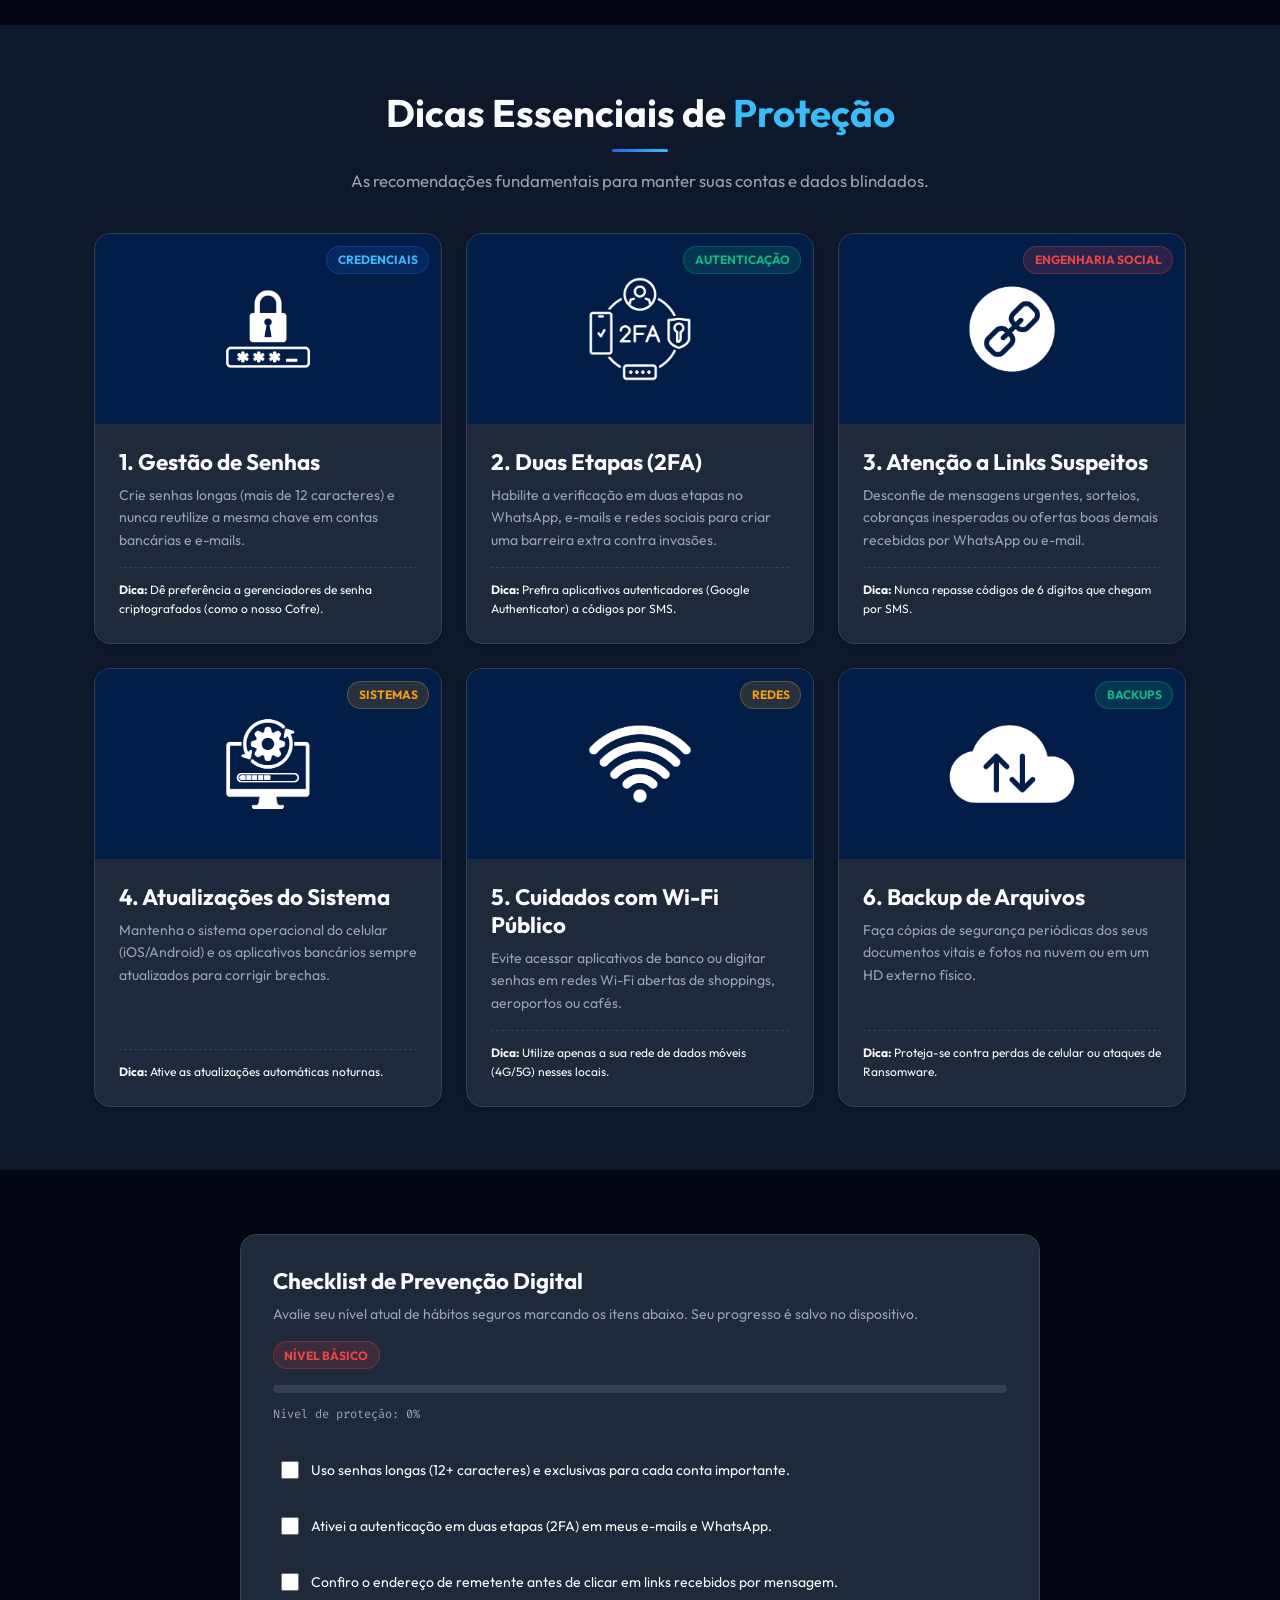
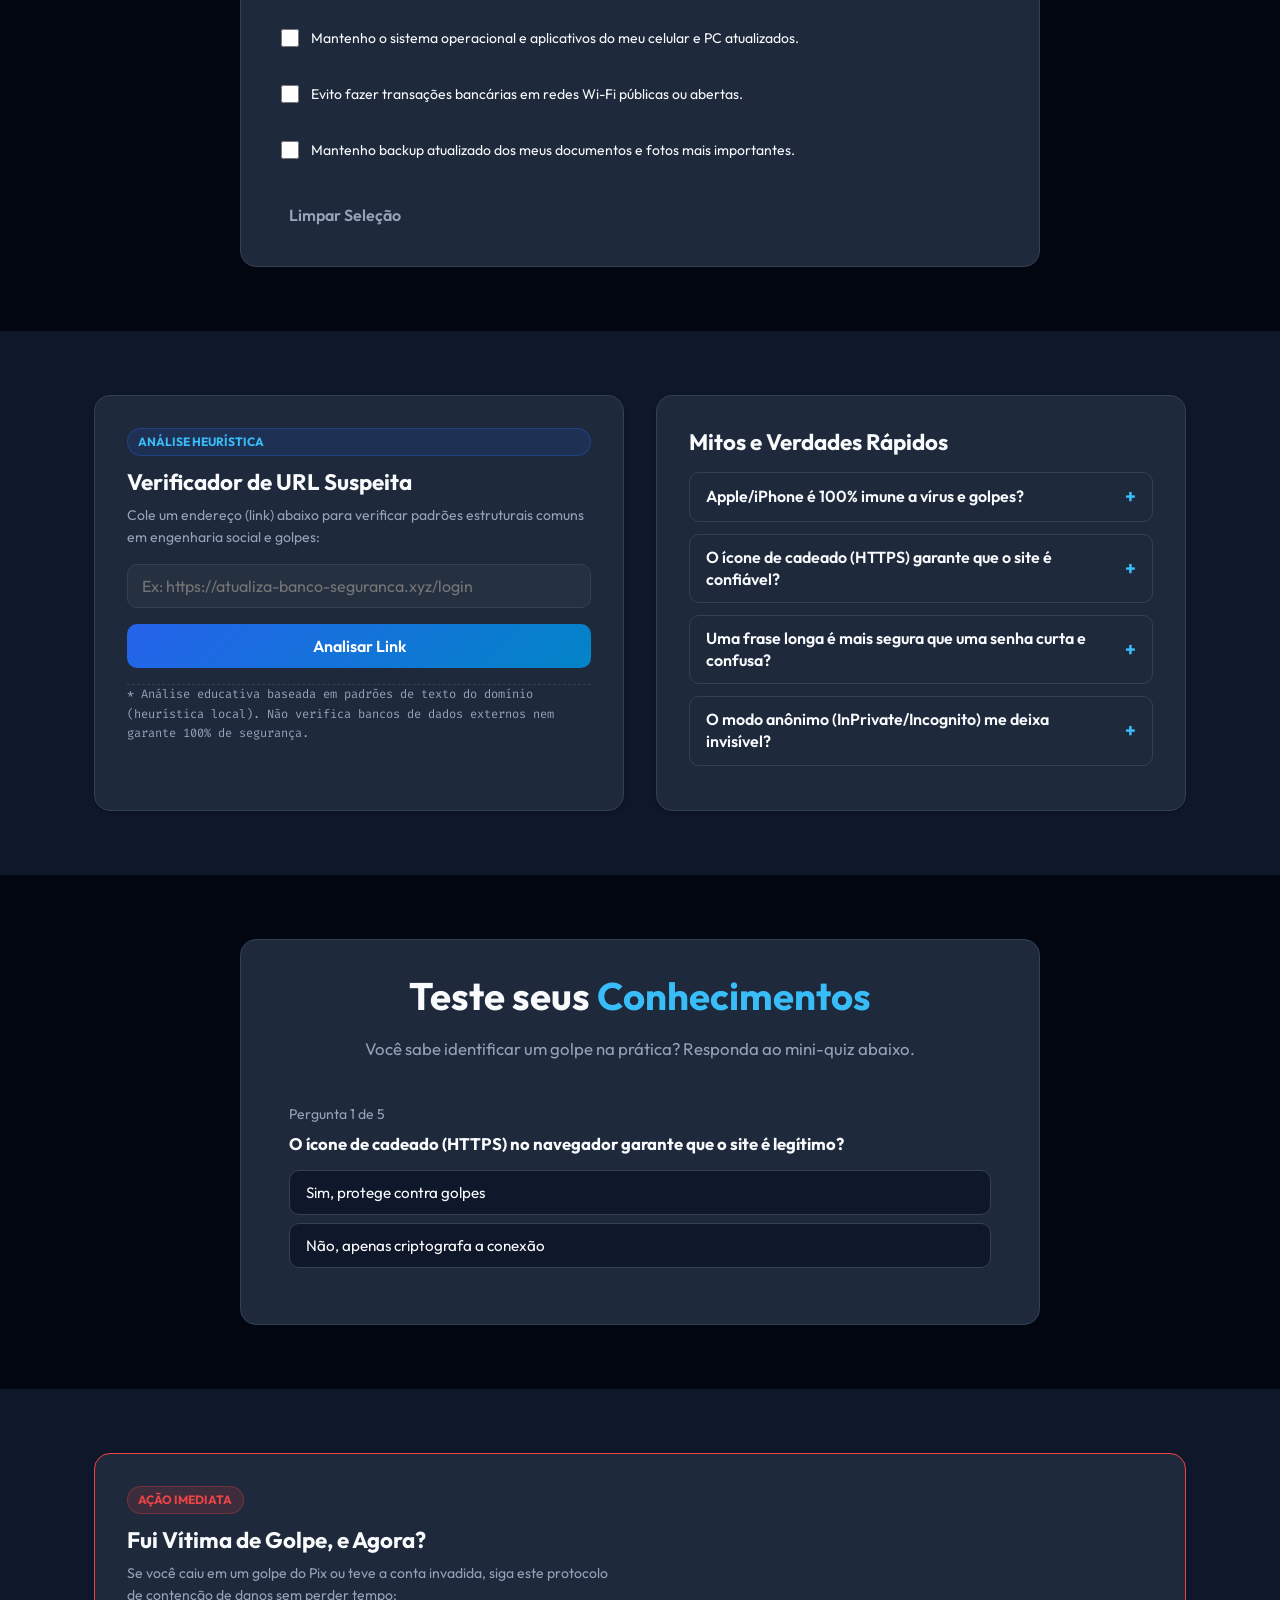
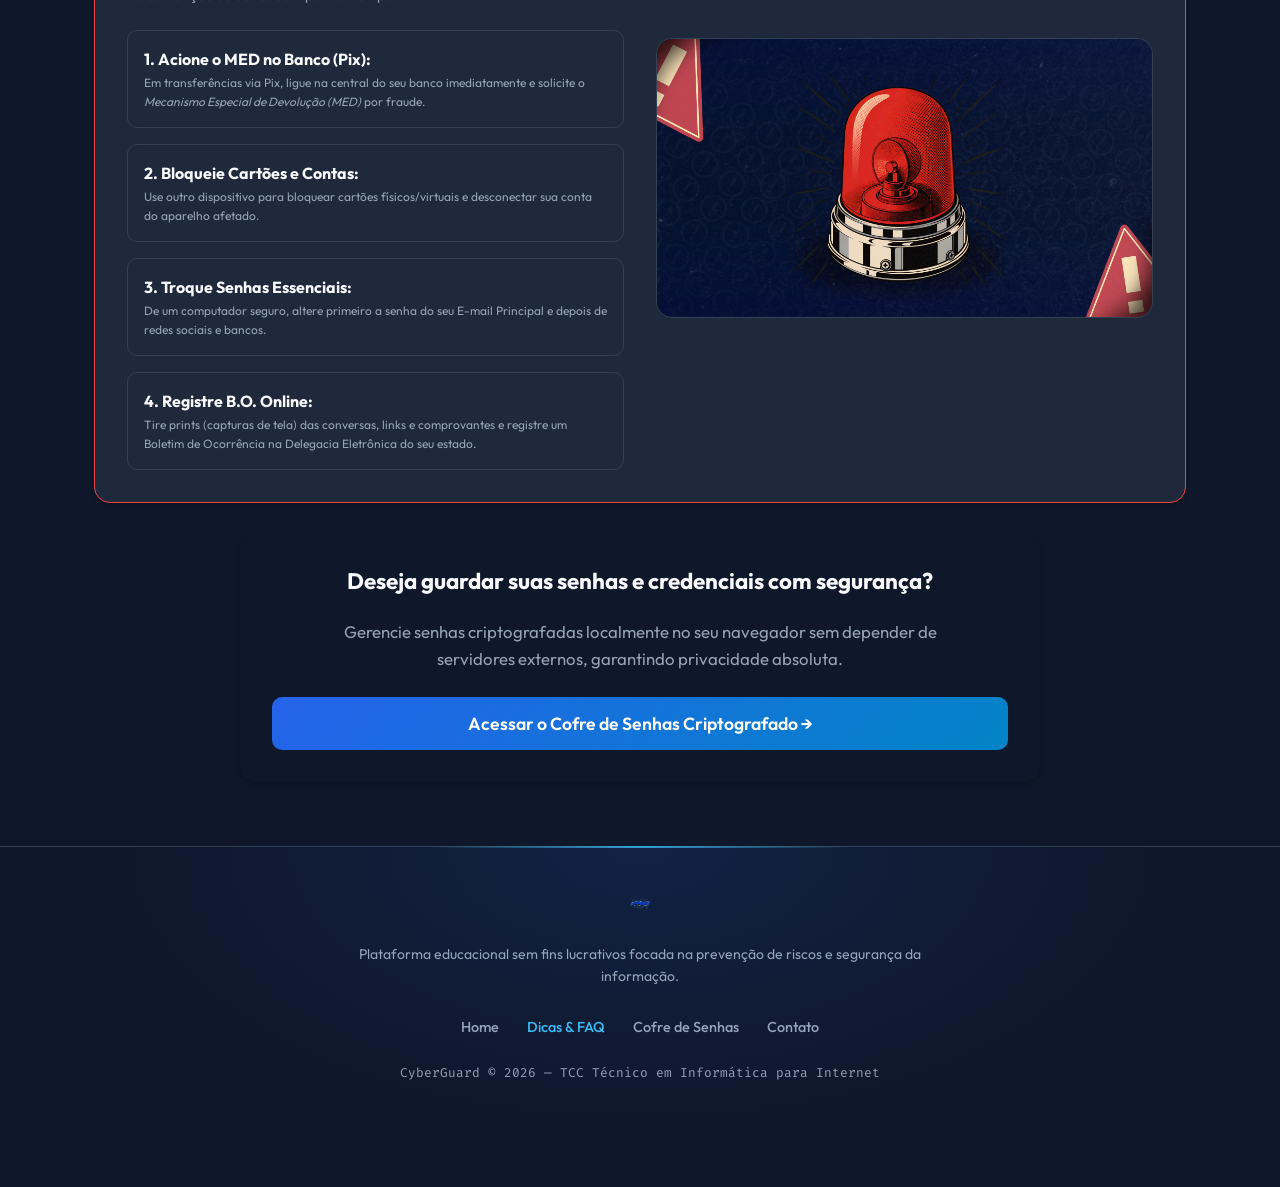
<file: dicas.html>
<!DOCTYPE html>
<html lang="pt-BR">
<head>
  <meta charset="UTF-8">
  <meta name="viewport" content="width=device-width, initial-scale=1.0">
  <title>CyberGuard | Dicas &amp; FAQ - Central de Conscientização Digital</title>
  <meta name="description" content="Central de segurança digital do CyberGuard: manuais práticos, simulador de golpes, quiz interativo, checklist de proteção, verificador de URL, mitos e guia de emergência.">
  <link rel="icon" type="image/png" href="./CYBER.png">
  
  <!-- Open Graph -->
  <meta property="og:title" content="CyberGuard | Dicas &amp; FAQ">
  <meta property="og:description" content="Aprenda a se defender de golpes digitais com simuladores, testes interativos, guias de emergência e mitos e verdades sobre cibersegurança.">
  <meta property="og:image" content="./CYBER.png">
  <meta property="og:type" content="website">

  <!-- Fontes & Estilos -->
  <link rel="preconnect" href="https://fonts.googleapis.com">
  <link rel="preconnect" href="https://fonts.gstatic.com" crossorigin>
  <link href="https://fonts.googleapis.com/css2?family=Fira+Code:wght@400;600&family=Outfit:wght@300;500;700;900&display=swap" rel="stylesheet">
  <link rel="stylesheet" href="style.css">
  <script src="script.js" defer></script>
</head>
<body class="page-dicas">
  <a href="#main-content" class="skip-link">Pular para o conteúdo principal</a>

  <!-- LOGO FLUTUANTE DE CABEÇALHO -->
  <a href="index.html" class="brand-header-logo" aria-label="CyberGuard Home">
    <img src="./CYBER.png" alt="CyberGuard Logo" width="180" height="60">
  </a>

  <main id="main-content">
    <section class="hero-internal hero-binary">
      <!-- Fundo animado de números binários -->
      <canvas id="binary-canvas" class="hero-binary__canvas" aria-hidden="true"></canvas>
      <div class="hero-binary__glow" aria-hidden="true"></div>

      <div class="container text-center max-w-800 hero-binary__content">
        <h1 class="mb-16">Central de Conscientização <span class="highlight">Digital</span></h1>
        <p class="section__lead mb-24">
          Guia prático e interativo para identificar fraudes, reforçar suas credenciais e agir com rapidez em situações de emergência digital.
        </p>
      </div>

      <!-- Banner estendido na largura total da tela -->
      <div class="hero-banner-full">
        <img src="fotopg2.png" alt="Banner CyberGuard: mão humana e mão robótica se aproximando, simbolizando segurança digital" width="1600" height="700" loading="eager" onerror="this.src='./CYBER.png'; this.classList.add('is-fallback');">
      </div>
    </section>

    <!-- NOVA SEÇÃO: GOLPES MAIS COMUNS NO BRASIL -->
    <section class="section container hidden-scroll">
      <h2 class="section__title">Golpes Mais Comuns <span class="highlight">no Brasil</span></h2>
      <p class="section__lead">Entenda a mecânica das fraudes financeiras e de engenharia social que mais fazem vítimas atualmente.</p>

      <div class="grid-cards-4">
        <div class="card flex-column">
          <div class="card__badge badge-alert">Urgência</div>
          <h3>Falsa Central de Atendimento</h3>
          <p class="text-muted text-sm mb-16">Ligação simulando ser do seu banco informando uma "compra suspeita" e pedindo que você transfira dinheiro para uma "conta segura" ou instale um app.</p>
          <div class="mt-auto">
            <div class="card__tip mb-8"><strong>Como identificar:</strong> Bancos reais nunca pedem para você fazer transferências (Pix/TED) para cancelar compras.</div>
            <div class="card__tip"><strong>O que fazer:</strong> Desligue imediatamente e ligue para o número no verso do seu cartão.</div>
          </div>
        </div>

        <div class="card flex-column">
          <div class="card__badge badge-alert">Engenharia Social</div>
          <h3>WhatsApp Clonado (Número Novo)</h3>
          <p class="text-muted text-sm mb-16">Alguém usa a foto de um familiar em um número diferente, avisa que "trocou de chip" e logo pede dinheiro emprestado para pagar uma conta urgente.</p>
          <div class="mt-auto">
            <div class="card__tip mb-8"><strong>Como identificar:</strong> A urgência na cobrança e a recusa em atender chamadas de áudio ou vídeo.</div>
            <div class="card__tip"><strong>O que fazer:</strong> Ligue por voz para o número antigo da pessoa para confirmar a história.</div>
          </div>
        </div>

        <div class="card flex-column">
          <div class="card__badge badge-warn">Atenção Plena</div>
          <h3>Boleto Falso ou Adulterado</h3>
          <p class="text-muted text-sm mb-16">Recebimento de boleto de IPVA, financiamento ou mensalidade via WhatsApp/E-mail com dados de cobrança modificados para a conta do golpista.</p>
          <div class="mt-auto">
            <div class="card__tip mb-8"><strong>Como identificar:</strong> O nome do beneficiário (recebedor) no aplicativo do banco não bate com a empresa real.</div>
            <div class="card__tip"><strong>O que fazer:</strong> Gere boletos apenas nos sites/apps oficiais logados, nunca por links soltos.</div>
          </div>
        </div>

        <div class="card flex-column">
          <div class="card__badge badge-primary">Phishing</div>
          <h3>Falso Rastreio de Entrega</h3>
          <p class="text-muted text-sm mb-16">SMS ou e-mail afirmando que sua encomenda dos Correios ou alfândega foi "taxada" ou "retida", exigindo o pagamento de uma pequena taxa via Pix para liberar.</p>
          <div class="mt-auto">
            <div class="card__tip mb-8"><strong>Como identificar:</strong> Links estranhos no SMS que não levam ao domínio oficial "correios.com.br".</div>
            <div class="card__tip"><strong>O que fazer:</strong> Ignore o link. Abra o app oficial dos Correios e digite o código lá.</div>
          </div>
        </div>
      </div>
    </section>

    <section id="dicas-essenciais" class="section bg-surface hidden-scroll">
      <div class="container">
        <h2 class="section__title">Dicas Essenciais de <span class="highlight">Proteção</span></h2>
        <p class="section__lead">As recomendações fundamentais para manter suas contas e dados blindados.</p>

        <div class="grid-cards grid-3-cols">
          <div class="card card-image">
            <div class="card-image__header">
              <img src="card1.png" alt="Gestão de Senhas e Cadeado Digital" width="400" height="200" loading="lazy" onerror="this.parentElement.classList.add('no-img')">
              <span class="badge badge-primary card-image__badge">Credenciais</span>
            </div>
            <div class="card-image__body">
              <h3>1. Gestão de Senhas</h3>
              <p class="text-muted text-sm mb-16">Crie senhas longas (mais de 12 caracteres) e nunca reutilize a mesma chave em contas bancárias e e-mails.</p>
              <div class="card-image__tip text-xs mt-auto"><strong>Dica:</strong> Dê preferência a gerenciadores de senha criptografados (como o nosso Cofre).</div>
            </div>
          </div>

          <div class="card card-image">
            <div class="card-image__header">
              <img src="card2.png" alt="Autenticação em Duas Etapas Smartphone" width="400" height="200" loading="lazy" onerror="this.parentElement.classList.add('no-img')">
              <span class="badge badge-safe card-image__badge">Autenticação</span>
            </div>
            <div class="card-image__body">
              <h3>2. Duas Etapas (2FA)</h3>
              <p class="text-muted text-sm mb-16">Habilite a verificação em duas etapas no WhatsApp, e-mails e redes sociais para criar uma barreira extra contra invasões.</p>
              <div class="card-image__tip text-xs mt-auto"><strong>Dica:</strong> Prefira aplicativos autenticadores (Google Authenticator) a códigos por SMS.</div>
            </div>
          </div>

          <div class="card card-image">
            <div class="card-image__header">
              <img src="card3.png" alt="Símbolo de Perigo e Phishing" width="400" height="200" loading="lazy" onerror="this.parentElement.classList.add('no-img')">
              <span class="badge badge-danger card-image__badge">Engenharia Social</span>
            </div>
            <div class="card-image__body">
              <h3>3. Atenção a Links Suspeitos</h3>
              <p class="text-muted text-sm mb-16">Desconfie de mensagens urgentes, sorteios, cobranças inesperadas ou ofertas boas demais recebidas por WhatsApp ou e-mail.</p>
              <div class="card-image__tip text-xs mt-auto"><strong>Dica:</strong> Nunca repasse códigos de 6 dígitos que chegam por SMS.</div>
            </div>
          </div>

          <div class="card card-image">
            <div class="card-image__header">
              <img src="card4.png" alt="Atualização de Software" width="400" height="200" loading="lazy" onerror="this.parentElement.classList.add('no-img')">
              <span class="badge badge-warn card-image__badge">Sistemas</span>
            </div>
            <div class="card-image__body">
              <h3>4. Atualizações do Sistema</h3>
              <p class="text-muted text-sm mb-16">Mantenha o sistema operacional do celular (iOS/Android) e os aplicativos bancários sempre atualizados para corrigir brechas.</p>
              <div class="card-image__tip text-xs mt-auto"><strong>Dica:</strong> Ative as atualizações automáticas noturnas.</div>
            </div>
          </div>

          <div class="card card-image">
            <div class="card-image__header">
              <img src="card5.png" alt="Ícone de Rede Wi-Fi" width="400" height="200" loading="lazy" onerror="this.parentElement.classList.add('no-img')">
              <span class="badge badge-warn card-image__badge">Redes</span>
            </div>
            <div class="card-image__body">
              <h3>5. Cuidados com Wi-Fi Público</h3>
              <p class="text-muted text-sm mb-16">Evite acessar aplicativos de banco ou digitar senhas em redes Wi-Fi abertas de shoppings, aeroportos ou cafés.</p>
              <div class="card-image__tip text-xs mt-auto"><strong>Dica:</strong> Utilize apenas a sua rede de dados móveis (4G/5G) nesses locais.</div>
            </div>
          </div>

          <div class="card card-image">
            <div class="card-image__header">
              <img src="card6.png" alt="Armazenamento na Nuvem e Backup" width="400" height="200" loading="lazy" onerror="this.parentElement.classList.add('no-img')">
              <span class="badge badge-safe card-image__badge">Backups</span>
            </div>
            <div class="card-image__body">
              <h3>6. Backup de Arquivos</h3>
              <p class="text-muted text-sm mb-16">Faça cópias de segurança periódicas dos seus documentos vitais e fotos na nuvem ou em um HD externo físico.</p>
              <div class="card-image__tip text-xs mt-auto"><strong>Dica:</strong> Proteja-se contra perdas de celular ou ataques de Ransomware.</div>
            </div>
          </div>
        </div>
      </div>
    </section>

    <section id="teste-conhecimentos" class="section container hidden-scroll">
      <div class="card checklist-card max-w-800 mx-auto p-32">
        <div class="flex-between flex-wrap gap-16 mb-16 items-center">
          <div>
            <h3>Checklist de Prevenção Digital</h3>
            <p class="text-muted text-sm">Avalie seu nível atual de hábitos seguros marcando os itens abaixo. Seu progresso é salvo no dispositivo.</p>
          </div>
          <span id="checklist-badge" class="badge badge-danger">Nível Básico</span>
        </div>

        <div class="progress-container mb-12">
          <div id="checklist-progress-bar" class="progress-bar"></div>
        </div>
        <p id="checklist-status" class="code-font text-xs text-muted mb-24">Nível de proteção: 0%</p>

        <form id="checklist-form" class="flex-column gap-12">
          <label class="checklist-item gap-12">
            <input type="checkbox" class="checklist-cb" aria-label="Uso senhas longas">
            <span class="text-sm">Uso senhas longas (12+ caracteres) e exclusivas para cada conta importante.</span>
          </label>
          <label class="checklist-item gap-12">
            <input type="checkbox" class="checklist-cb" aria-label="Ativei 2FA">
            <span class="text-sm">Ativei a autenticação em duas etapas (2FA) em meus e-mails e WhatsApp.</span>
          </label>
          <label class="checklist-item gap-12">
            <input type="checkbox" class="checklist-cb" aria-label="Confiro links">
            <span class="text-sm">Confiro o endereço de remetente antes de clicar em links recebidos por mensagem.</span>
          </label>
          <label class="checklist-item gap-12">
            <input type="checkbox" class="checklist-cb" aria-label="Mantenho atualizado">
            <span class="text-sm">Mantenho o sistema operacional e aplicativos do meu celular e PC atualizados.</span>
          </label>
          <label class="checklist-item gap-12">
            <input type="checkbox" class="checklist-cb" aria-label="Evito wi-fi publico">
            <span class="text-sm">Evito fazer transações bancárias em redes Wi-Fi públicas ou abertas.</span>
          </label>
          <label class="checklist-item gap-12">
            <input type="checkbox" class="checklist-cb" aria-label="Faço backup">
            <span class="text-sm">Mantenho backup atualizado dos meus documentos e fotos mais importantes.</span>
          </label>
        </form>

        <div class="mt-24 text-right">
          <button type="button" id="btn-limpar-checklist" class="btn btn-ghost text-xs">Limpar Seleção</button>
        </div>
      </div>
    </section>

    <section id="verificador-mitos" class="section bg-surface hidden-scroll">
      <div class="container">
        <div class="grid-2-cols gap-32">
          <!-- VERIFICADOR DE URL -->
          <div class="card url-checker-card p-32">
            <span class="badge badge-primary mb-12">Análise Heurística</span>
            <h3>Verificador de URL Suspeita</h3>
            <p class="text-muted text-sm mb-16">Cole um endereço (link) abaixo para verificar padrões estruturais comuns em engenharia social e golpes:</p>
            
            <div class="form-group mb-16">
              <label for="url-input" class="sr-only hidden">Endereço da URL</label>
              <input type="url" id="url-input" class="form-control code-font text-sm" placeholder="Ex: https://atualiza-banco-seguranca.xyz/login">
            </div>
            <button id="url-btn" class="btn btn-primary mb-16">Analisar Link</button>

            <!-- CAIXA DE RESULTADO E ANIMAÇÃO -->
            <div id="url-result" class="hidden mb-16" aria-live="polite"></div>
            <p class="code-font text-muted text-xs border-t pt-12" style="border-top: 1px dashed var(--color-border);">
              * Análise educativa baseada em padrões de texto do domínio (heurística local). Não verifica bancos de dados externos nem garante 100% de segurança.
            </p>
          </div>

          <!-- MITOS E VERDADES -->
          <div class="card p-32">
            <h3 class="mb-16">Mitos e Verdades Rápidos</h3>
            
            <div class="accordion">
              <button class="accordion__header" type="button" aria-expanded="false">
                <span>Apple/iPhone é 100% imune a vírus e golpes?</span>
                <span class="accordion__icon">+</span>
              </button>
              <div class="accordion__content">
                <div class="accordion__content-inner">
                  <span class="badge badge-danger mb-8 block">MITO</span>
                  <p class="text-sm">Apesar do sistema fechado, usuários de iOS estão tão expostos quanto os do Android a páginas falsas de phishing e golpes de Pix por WhatsApp, que independem de vírus no aparelho.</p>
                </div>
              </div>
            </div>

            <div class="accordion">
              <button class="accordion__header" type="button" aria-expanded="false">
                <span>O ícone de cadeado (HTTPS) garante que o site é confiável?</span>
                <span class="accordion__icon">+</span>
              </button>
              <div class="accordion__content">
                <div class="accordion__content-inner">
                  <span class="badge badge-danger mb-8 block">MITO</span>
                  <p class="text-sm">O cadeado apenas garante que a comunicação entre você e o site está criptografada. Criminosos hoje também registram certificados HTTPS gratuitos para sites falsos de banco.</p>
                </div>
              </div>
            </div>

            <div class="accordion">
              <button class="accordion__header" type="button" aria-expanded="false">
                <span>Uma frase longa é mais segura que uma senha curta e confusa?</span>
                <span class="accordion__icon">+</span>
              </button>
              <div class="accordion__content">
                <div class="accordion__content-inner">
                  <span class="badge badge-safe mb-8 block">VERDADE</span>
                  <p class="text-sm">O comprimento da senha multiplica exponencialmente o tempo para um ataque de força bruta ter sucesso. A frase <code>cavalo-papel-bateria-24</code> é muito mais forte que <code>T3st!9</code>.</p>
                </div>
              </div>
            </div>
            
            <div class="accordion">
              <button class="accordion__header" type="button" aria-expanded="false">
                <span>O modo anônimo (InPrivate/Incognito) me deixa invisível?</span>
                <span class="accordion__icon">+</span>
              </button>
              <div class="accordion__content">
                <div class="accordion__content-inner">
                  <span class="badge badge-danger mb-8 block">MITO</span>
                  <p class="text-sm">Ele apenas não salva seu histórico local e cookies na máquina atual. Seu provedor de internet, os sites que você acessa e a rede da sua empresa/escola continuam vendo seu tráfego.</p>
                </div>
              </div>
            </div>
          </div>
        </div>
      </div>
    </section>

    <!-- MINI QUIZ -->
    <section class="section container hidden-scroll">
      <div class="card max-w-800 mx-auto p-32">
        <h2 class="text-center mb-16">Teste seus <span class="highlight">Conhecimentos</span></h2>
        <p class="text-center text-muted mb-24">Você sabe identificar um golpe na prática? Responda ao mini-quiz abaixo.</p>
        
        <div id="quiz-container" aria-live="polite">
          <!-- Conteúdo gerado pelo JavaScript (script.js) -->
        </div>
      </div>
    </section>

    <!-- GUIA DE EMERGÊNCIA -->
    <section id="emergencia" class="section bg-surface hidden-scroll">
      <div class="container">
        <div class="card emergency-card p-32 border" style="border-color: var(--color-alert);">
          <div class="grid-2-cols gap-32 items-center">
            <div>
              <span class="badge badge-danger mb-12">AÇÃO IMEDIATA</span>
              <h3>Fui Vítima de Golpe, e Agora?</h3>
              <p class="text-muted text-sm mb-24">Se você caiu em um golpe do Pix ou teve a conta invadida, siga este protocolo de contenção de danos sem perder tempo:</p>

              <div class="flex-column gap-16">
                <div class="border p-16 radius-md bg-panel">
                  <strong>1. Acione o MED no Banco (Pix):</strong>
                  <p class="text-muted text-xs mt-4">Em transferências via Pix, ligue na central do seu banco imediatamente e solicite o <em>Mecanismo Especial de Devolução (MED)</em> por fraude.</p>
                </div>
                <div class="border p-16 radius-md bg-panel">
                  <strong>2. Bloqueie Cartões e Contas:</strong>
                  <p class="text-muted text-xs mt-4">Use outro dispositivo para bloquear cartões físicos/virtuais e desconectar sua conta do aparelho afetado.</p>
                </div>
                <div class="border p-16 radius-md bg-panel">
                  <strong>3. Troque Senhas Essenciais:</strong>
                  <p class="text-muted text-xs mt-4">De um computador seguro, altere primeiro a senha do seu E-mail Principal e depois de redes sociais e bancos.</p>
                </div>
                <div class="border p-16 radius-md bg-panel">
                  <strong>4. Registre B.O. Online:</strong>
                  <p class="text-muted text-xs mt-4">Tire prints (capturas de tela) das conversas, links e comprovantes e registre um Boletim de Ocorrência na Delegacia Eletrônica do seu estado.</p>
                </div>
              </div>
            </div>

            <div class="img-card radius-md overflow-hidden border">
              <img src="alerta.png" alt="Ilustração do protocolo de emergência cibernética com placa de perigo" width="600" height="400" loading="lazy" onerror="this.parentElement.classList.add('no-img')">
            </div>
          </div>
        </div>

        <div class="card text-center mt-32 p-48 max-w-800 mx-auto border-0 bg-transparent">
          <h3>Deseja guardar suas senhas e credenciais com segurança?</h3>
          <p class="text-muted max-w-600 mx-auto my-16">Gerencie senhas criptografadas localmente no seu navegador sem depender de servidores externos, garantindo privacidade absoluta.</p>
          <a href="cofre.html" class="btn btn-primary btn-lg mt-8">Acessar o Cofre de Senhas Criptografado &rarr;</a>
        </div>
      </div>
    </section>
  </main>

  <footer class="footer">
    <div class="container text-center">
      <div class="footer__logo-wrapper">
        <img src="./CYBER.png" alt="CyberGuard Logo" class="footer__logo" width="120" height="40">
      </div>
      <p class="text-muted text-sm mb-24 max-w-600 mx-auto">
        Plataforma educacional sem fins lucrativos focada na prevenção de riscos e segurança da informação.
      </p>
      <div class="footer__links">
        <a href="index.html">Home</a>
        <a href="dicas.html" class="active" aria-current="page">Dicas &amp; FAQ</a>
        <a href="cofre.html">Cofre de Senhas</a>
        <a href="contato.html">Contato</a>
      </div>
      <p class="footer__copy">
        CyberGuard &copy; 2026 — TCC Técnico em Informática para Internet
      </p>
    </div>
  </footer>

  <nav class="bottom-nav" aria-label="Navegação principal">
    <div class="bottom-nav__container">
      <a href="index.html" class="bottom-nav__item">
        <svg width="22" height="22" viewBox="0 0 24 24" fill="none" stroke="currentColor" stroke-width="2" stroke-linecap="round" stroke-linejoin="round" aria-hidden="true"><path d="m3 9 9-7 9 7v11a2 2 0 0 1-2 2H5a2 2 0 0 1-2-2z"/><polyline points="9 22 9 12 15 12 15 22"/></svg>
        <span>Home</span>
      </a>
      <a href="dicas.html" class="bottom-nav__item active" aria-current="page">
        <svg width="22" height="22" viewBox="0 0 24 24" fill="none" stroke="currentColor" stroke-width="2" stroke-linecap="round" stroke-linejoin="round" aria-hidden="true"><path d="M12 22s8-4 8-10V5l-8-3-8 3v7c0 6 8 10 8 10"/><path d="m9 12 2 2 4-4"/></svg>
        <span>Dicas</span>
      </a>
      <a href="cofre.html" class="bottom-nav__item">
        <svg width="22" height="22" viewBox="0 0 24 24" fill="none" stroke="currentColor" stroke-width="2" stroke-linecap="round" stroke-linejoin="round" aria-hidden="true"><rect width="18" height="11" x="3" y="11" rx="2" ry="2"/><path d="M7 11V7a5 5 0 0 1 10 0v4"/></svg>
        <span>Cofre</span>
      </a>
      <a href="contato.html" class="bottom-nav__item">
        <svg width="22" height="22" viewBox="0 0 24 24" fill="none" stroke="currentColor" stroke-width="2" stroke-linecap="round" stroke-linejoin="round" aria-hidden="true"><path d="M22 16.92v3a2 2 0 0 1-2.18 2 19.79 19.79 0 0 1-8.63-3.07 19.5 19.5 0 0 1-6-6 19.79 19.79 0 0 1-3.07-8.67A2 2 0 0 1 4.11 2h3a2 2 0 0 1 2 1.72 12.84 12.84 0 0 0 .7 2.81 2 2 0 0 1-.45 2.11L8.09 9.91a16 16 0 0 0 6 6l1.27-1.27a2 2 0 0 1 2.11-.45 12.84 12.84 0 0 0 2.81.7A2 2 0 0 1 22 16.92z"/></svg>
        <span>Contato</span>
      </a>
    </div>
  </nav>

  <button id="btn-top" class="btn-top" aria-label="Voltar ao topo da página">&#8593;</button>
</body>
</html>
</file>
<file: style.css>
/* ==========================================================================
   CYBERGUARD — DESIGN SYSTEM & STYLESHEET UNIFICADO (2026)
   TCC Técnico em Informática para Internet — Mobile-First & Responsivo
   ========================================================================== */

/* 1. VARIÁVEIS DE DESIGN & TOKENS DE ANIMAÇÃO */
:root {
  /* Cores Base e Neutros (Dark Tech) */
  --color-bg-base: #030712;
  --color-bg-surface: #0f172a;
  --color-bg-panel: #1e293b;
  
  /* Cores Principais */
  --color-primary: #2563eb;
  --color-primary-hover: #1d4ed8;
  --color-secondary: #0284c7;
  --color-accent-cyan: #38bdf8;
  
  /* Cores de Texto e Bordas */
  --color-text-main: #f8fafc;
  --color-text-muted: #94a3b8;
  --color-border: #334155;
  --color-border-hover: #475569;

  /* Cores de Feedback */
  --color-alert: #ef4444;
  --color-warn: #f59e0b;
  --color-safe: #10b981;

  /* Tipografia */
  --font-display: 'Outfit', system-ui, -apple-system, sans-serif;
  --font-mono: 'Fira Code', monospace;

  /* Espaçamentos e Estrutura */
  --space-4: 0.25rem;
  --space-8: 0.5rem;
  --space-12: 0.75rem;
  --space-16: 1rem;
  --space-20: 1.25rem;
  --space-24: 1.5rem;
  --space-32: 2rem;
  --space-48: 3rem;
  --space-64: 4rem;

  --radius-sm: 6px;
  --radius-md: 10px;
  --radius-lg: 16px;

  --shadow-sm: 0 2px 4px rgba(0, 0, 0, 0.2);
  --shadow-md: 0 10px 25px -5px rgba(0, 0, 0, 0.5);

  --container-width: 1140px;
  
  /* Animações */
  --ease-out: cubic-bezier(0.22, 1, 0.36, 1);
  --dur-fast: 180ms;
  --dur-med: 450ms;
  --dur-slow: 700ms;
}

/* 2. RESET E ESTRUTURA GLOBAL MOBILE-FIRST */
*, *::before, *::after {
  margin: 0;
  padding: 0;
  box-sizing: border-box;
}

html {
  height: 100%;
  scroll-behavior: smooth;
}

body {
  min-height: 100dvh;
  display: flex;
  flex-direction: column;
  background-color: var(--color-bg-base);
  color: var(--color-text-main);
  font-family: var(--font-display);
  line-height: 1.6;
  padding-bottom: 0;
  -webkit-font-smoothing: antialiased;
  overflow-wrap: anywhere;
  word-break: normal;
}

main, #main-content {
  flex: 1 0 auto;
  width: 100%;
}

:focus-visible {
  outline: 2px dashed var(--color-accent-cyan);
  outline-offset: 4px;
}

/* Skip Link para Acessibilidade */
.skip-link {
  position: absolute;
  top: -100px;
  left: var(--space-16);
  background: var(--color-primary);
  color: #fff;
  padding: var(--space-8) var(--space-16);
  z-index: 9999;
  border-radius: var(--radius-md);
  font-weight: 600;
  text-decoration: none;
  transition: top var(--dur-fast) var(--ease-out);
}
.skip-link:focus { top: var(--space-16); }

/* Logo Flutuante */
.brand-header-logo {
  position: fixed;
  top: 12px;
  right: clamp(12px, 3vw, 24px);
  z-index: 999;
  display: block;
  height: clamp(38px, 8vw, 64px);
  padding: 0;
  background: transparent;
  border: none;
  filter: drop-shadow(0 4px 12px rgba(0, 0, 0, 0.8)) drop-shadow(0 0 14px rgba(56, 189, 248, 0.35));
  transition: opacity var(--dur-med) var(--ease-out), transform var(--dur-med) var(--ease-out);
}

.brand-header-logo img {
  width: auto;
  height: 100%;
  object-fit: contain;
  display: block;
}

@media (hover: hover) {
  .brand-header-logo:hover {
    transform: scale(1.05);
    filter: drop-shadow(0 6px 16px rgba(0, 0, 0, 0.9)) drop-shadow(0 0 20px rgba(56, 189, 248, 0.6));
  }
}

body.page-home .brand-header-logo {
  opacity: 0;
  transform: translateY(-15px);
  pointer-events: none;
}

body.page-home .brand-header-logo.is-visible {
  opacity: 1;
  transform: translateY(0);
  pointer-events: auto;
}

/* 3. TIPOGRAFIA FLUIDA (CLAMP) */
h1, h2, h3, h4, h5, h6 { font-weight: 700; line-height: 1.25; }
h1 { font-size: clamp(1.8rem, 4vw + 1rem, 3.2rem); margin-bottom: var(--space-16); }
h2 { font-size: clamp(1.4rem, 2.5vw + 1rem, 2.4rem); margin-bottom: var(--space-16); }
h3 { font-size: clamp(1.1rem, 1.5vw + 0.8rem, 1.4rem); margin-bottom: var(--space-8); }
h4 { font-size: 1.05rem; margin-bottom: var(--space-8); }

p { font-size: clamp(0.95rem, 1vw + 0.5rem, 1.05rem); }
.text-muted { color: var(--color-text-muted); }
.text-center { text-align: center; }
.text-left { text-align: left; }
.highlight { color: var(--color-accent-cyan); }
.code-font { font-family: var(--font-mono); }

.text-sm { font-size: 0.875rem; }
.text-xs { font-size: 0.75rem; }
.text-lg { font-size: 1.125rem; }
.text-alert { color: var(--color-alert); }
.text-warn { color: var(--color-warn); }
.block { display: block; }

.mb-8 { margin-bottom: var(--space-8); }
.mb-12 { margin-bottom: var(--space-12); }
.mb-16 { margin-bottom: var(--space-16); }
.mb-24 { margin-bottom: var(--space-24); }
.mb-32 { margin-bottom: var(--space-32); }
.mt-8 { margin-top: var(--space-8); }
.mt-16 { margin-top: var(--space-16); }
.mt-24 { margin-top: var(--space-24); }
.mt-32 { margin-top: var(--space-32); }
.mt-auto { margin-top: auto; }
.my-16 { margin-top: var(--space-16); margin-bottom: var(--space-16); }
.mx-auto { margin-left: auto; margin-right: auto; }

.max-w-600 { max-width: 600px; }
.max-w-800 { max-width: 800px; }

.p-16 { padding: var(--space-16); }
.p-24 { padding: var(--space-24); }
.p-32 { padding: clamp(1.25rem, 3vw, 2rem); }
.p-48 { padding: clamp(1.5rem, 4vw, 3rem); }

.radius-md { border-radius: var(--radius-md); }
.radius-lg { border-radius: var(--radius-lg); }
.overflow-hidden { overflow: hidden; }
.border { border: 1px solid var(--color-border); }
.shadow-md { box-shadow: var(--shadow-md); }

.hidden { display: none !important; }
.bg-surface { background-color: var(--color-bg-surface); }

/* 4. ANIMAÇÕES DE ROLAGEM FLUIDAS */
html.js .hidden-scroll {
  opacity: 0;
  transform: translateY(20px);
  will-change: opacity, transform;
}

html.js .hidden-scroll.is-in {
  opacity: 1;
  transform: translateY(0);
  transition: opacity var(--dur-med) var(--ease-out), transform var(--dur-med) var(--ease-out);
}

html.js .hidden-scroll.is-out-top {
  opacity: 0.35;
  transform: translateY(-12px);
  transition: opacity var(--dur-med) var(--ease-out), transform var(--dur-med) var(--ease-out);
}

@media (prefers-reduced-motion: reduce) {
  * {
    animation-duration: 0.01ms !important;
    transition-duration: 0.01ms !important;
    scroll-behavior: auto !important;
  }
  html.js .hidden-scroll {
    opacity: 1 !important;
    transform: none !important;
  }
}

/* 5. LAYOUTS & GRIDS MOBILE-FIRST */
.container {
  width: 100%;
  max-width: var(--container-width);
  margin: 0 auto;
  padding: 0 var(--space-16);
}

@media (min-width: 768px) {
  .container { padding: 0 var(--space-24); }
}

.section { padding: clamp(2rem, 5vw, 4rem) 0; }
.section__title { text-align: center; margin-bottom: var(--space-16); }
.section__lead { text-align: center; color: var(--color-text-muted); max-width: 680px; margin: 0 auto clamp(1.5rem, 3vw, 3rem) auto; }

.grid-cards {
  display: grid;
  grid-template-columns: 1fr;
  gap: var(--space-16);
}
@media (min-width: 640px) {
  .grid-cards { grid-template-columns: repeat(auto-fit, minmax(min(100%, 260px), 1fr)); gap: var(--space-24); }
}

.grid-cards-4 {
  display: grid;
  grid-template-columns: 1fr;
  gap: var(--space-16);
}
@media (min-width: 480px) {
  .grid-cards-4 { grid-template-columns: repeat(2, 1fr); }
}
@media (min-width: 1024px) {
  .grid-cards-4 { grid-template-columns: repeat(4, 1fr); gap: var(--space-20); }
}

.grid-2-cols {
  display: grid;
  grid-template-columns: 1fr;
  gap: var(--space-20);
}
@media (min-width: 768px) {
  .grid-2-cols { grid-template-columns: repeat(2, 1fr); gap: var(--space-32); }
}

.grid-3-cols {
  display: grid;
  grid-template-columns: 1fr;
  gap: var(--space-16);
}
@media (min-width: 640px) {
  .grid-3-cols { grid-template-columns: repeat(2, 1fr); }
}
@media (min-width: 1024px) {
  .grid-3-cols { grid-template-columns: repeat(3, 1fr); gap: var(--space-24); }
}

.flex-between { display: flex; justify-content: space-between; align-items: center; }
.flex-center { display: flex; justify-content: center; align-items: center; }
.flex-column { display: flex; flex-direction: column; }
.flex-align-center { display: flex; align-items: center; }
.flex-wrap { flex-wrap: wrap; }
.items-center { align-items: center; }
.gap-8 { gap: var(--space-8); }
.gap-12 { gap: var(--space-12); }
.gap-16 { gap: var(--space-16); }
.gap-24 { gap: var(--space-24); }

/* 6. HERO SECTIONS */
.hero {
  position: relative;
  padding: clamp(3rem, 8vw, 6rem) 0;
  overflow: hidden;
  min-height: clamp(450px, 75dvh, 700px);
  display: flex;
  align-items: center;
}

.hero__video-container {
  position: absolute;
  top: 0;
  left: 0;
  width: 100%;
  height: 100%;
  z-index: -2;
}

.hero__video {
  width: 100%;
  height: 100%;
  object-fit: cover;
  opacity: 0.25;
}

.hero__overlay {
  position: absolute;
  top: 0;
  left: 0;
  width: 100%;
  height: 100%;
  background: linear-gradient(180deg, rgba(3, 7, 18, 0.4) 0%, var(--color-bg-base) 100%);
  z-index: -1;
}

.hero__logo-wrapper { margin-bottom: var(--space-16); }
.hero__logo { width: 100%; max-width: clamp(180px, 40vw, 320px); height: auto; filter: drop-shadow(0 8px 16px rgba(0, 0, 0, 0.4)); }
.hero__subtitle { font-size: clamp(1rem, 1.5vw + 0.5rem, 1.25rem); color: var(--color-text-muted); max-width: 680px; margin: 0 auto var(--space-24) auto; }

.hero-internal {
  padding: clamp(2rem, 5vw, 4rem) 0 clamp(1.5rem, 3vw, 2.5rem) 0;
  background: linear-gradient(180deg, rgba(37, 99, 235, 0.08) 0%, transparent 100%);
  border-bottom: 1px solid var(--color-border);
}

/* 7. BOTÕES COM ALVO DE TOQUE (MIN 44PX) */
.btn {
  display: inline-flex;
  align-items: center;
  justify-content: center;
  gap: var(--space-8);
  min-height: 44px;
  padding: 0.75rem 1.5rem;
  border-radius: var(--radius-md);
  font-family: var(--font-display);
  font-weight: 600;
  font-size: 1rem;
  cursor: pointer;
  transition: all var(--dur-fast);
  text-decoration: none;
  border: none;
  line-height: 1.2;
  width: 100%;
}

@media (min-width: 640px) {
  .btn { width: auto; }
}

.btn-lg { min-height: 52px; padding: 1rem 2rem; font-size: 1.1rem; }
.btn:disabled { opacity: 0.6; cursor: not-allowed; }
.btn:active:not(:disabled) { transform: scale(0.98); }

.btn-primary { background-color: var(--color-primary); color: #fff; }
.btn-secondary { background-color: rgba(255, 255, 255, 0.05); color: var(--color-text-main); border: 1px solid var(--color-border); }
.btn-ghost { background-color: transparent; color: var(--color-text-muted); padding: 0.5rem 1rem; min-height: 38px; width: auto; }

@media (hover: hover) {
  .btn-primary:hover:not(:disabled) { background-color: var(--color-primary-hover); transform: translateY(-2px); box-shadow: 0 4px 12px rgba(37, 99, 235, 0.3); }
  .btn-secondary:hover:not(:disabled) { border-color: var(--color-accent-cyan); color: var(--color-accent-cyan); transform: translateY(-2px); }
  .btn-ghost:hover:not(:disabled) { color: var(--color-accent-cyan); background: rgba(56, 189, 248, 0.08); }
}

/* 8. CARDS E COMPONENTES */
.card {
  background-color: var(--color-bg-panel);
  border: 1px solid var(--color-border);
  border-radius: var(--radius-lg);
  padding: clamp(1rem, 3vw, 2rem);
  display: flex;
  flex-direction: column;
  transition: transform var(--dur-med), border-color var(--dur-med);
  box-shadow: var(--shadow-sm);
  contain: layout paint;
}

@media (hover: hover) {
  .card:hover { transform: translateY(-3px); border-color: var(--color-border-hover); }
}

.card--compact { padding: var(--space-16); }
@media (min-width: 640px) { .card--compact { padding: var(--space-24); } }

.card__icon { width: 44px; height: 44px; border-radius: var(--radius-md); display: flex; align-items: center; justify-content: center; margin-bottom: var(--space-12); font-size: 1.4rem; }
.icon-blue { background: rgba(37, 99, 235, 0.15); color: #60a5fa; }
.icon-cyan { background: rgba(2, 132, 199, 0.15); color: var(--color-accent-cyan); }
.icon-amber { background: rgba(245, 158, 11, 0.15); color: var(--color-warn); }
.icon-green { background: rgba(16, 185, 129, 0.15); color: var(--color-safe); }

.card__link { color: var(--color-accent-cyan); text-decoration: none; font-weight: 600; margin-top: var(--space-16); display: inline-block; transition: color var(--dur-fast); }
.card__link:hover { text-decoration: underline; }

.card-image { padding: 0; overflow: hidden; }
.card-image__header { position: relative; height: 160px; background: var(--color-bg-surface); }
@media (min-width: 640px) { .card-image__header { height: 190px; } }
.card-image__header img { width: 100%; height: 100%; object-fit: cover; }
.card-image__badge { position: absolute; top: var(--space-12); right: var(--space-12); z-index: 2; }
.card-image__body { padding: var(--space-16); flex: 1; display: flex; flex-direction: column; }
@media (min-width: 640px) { .card-image__body { padding: var(--space-24); } }
.card-image__tip { margin-top: auto; padding-top: var(--space-12); border-top: 1px dashed var(--color-border); }
.card__tip { font-size: 0.85rem; padding: 8px; background: rgba(255,255,255,0.02); border-radius: var(--radius-sm); margin-top: var(--space-12); }
.card__badge { margin-bottom: var(--space-12); align-self: flex-start; }

.health-score-badge { font-weight: 700; background: rgba(16, 185, 129, 0.15); color: var(--color-safe); padding: 6px 14px; border-radius: var(--radius-md); border: 1px solid rgba(16, 185, 129, 0.3); font-size: 0.9rem; }
.health-stat-card { background: var(--color-bg-surface); padding: var(--space-12); border-radius: var(--radius-md); border: 1px solid var(--color-border); text-align: center; }
.stat-number { font-size: clamp(2rem, 4vw, 2.75rem); font-weight: 900; line-height: 1; margin-bottom: var(--space-8); }
.stat-source { display: block; font-size: 0.75rem; color: var(--color-text-muted); margin-top: var(--space-12); }
.tech-stack-row { display: flex; gap: var(--space-8); flex-wrap: wrap; }
.tech-tag { font-size: 0.75rem; padding: 4px 10px; background: rgba(255,255,255,0.05); border-radius: 4px; border: 1px solid var(--color-border); }
.rules-list { list-style: none; display: flex; flex-direction: column; gap: var(--space-16); }
.rules-list li { display: flex; gap: var(--space-12); }
.rules-list__number { width: 28px; height: 28px; flex-shrink: 0; background: rgba(37,99,235,0.15); color: var(--color-accent-cyan); display: flex; align-items: center; justify-content: center; font-weight: 700; border-radius: 50%; font-size: 0.85rem; }

/* 9. FORMULÁRIOS E CAMPOS (FONTE MIN 16PX) */
.form-group { margin-bottom: var(--space-16); display: flex; flex-direction: column; gap: var(--space-8); }
.form-label { font-size: 0.875rem; font-weight: 600; color: var(--color-text-muted); }
.form-control {
  width: 100%;
  min-height: 44px;
  padding: 0.65rem 0.9rem;
  background: rgba(255, 255, 255, 0.03);
  border: 1px solid var(--color-border);
  border-radius: var(--radius-md);
  color: var(--color-text-main);
  font-family: var(--font-display);
  font-size: 16px; /* Evita auto-zoom em navegadores mobile */
  transition: border-color var(--dur-fast);
}
.form-control:focus { outline: none; border-color: var(--color-accent-cyan); }
textarea.form-control { resize: vertical; min-height: 110px; }

.input-with-toggle { position: relative; display: flex; align-items: center; width: 100%; }
.input-with-toggle .form-control { padding-right: 48px; }
.btn-toggle-pass {
  position: absolute;
  right: 4px;
  min-height: 40px;
  min-width: 40px;
  background: none;
  border: none;
  color: var(--color-text-muted);
  cursor: pointer;
  display: flex;
  align-items: center;
  justify-content: center;
  transition: color var(--dur-fast);
}
.btn-toggle-pass:hover { color: var(--color-accent-cyan); }

.badge { display: inline-block; padding: 0.2rem 0.65rem; border-radius: 20px; font-size: 0.75rem; font-weight: 700; text-transform: uppercase; }
.badge-alert, .badge-danger { background: rgba(239, 68, 68, 0.15); color: var(--color-alert); border: 1px solid rgba(239, 68, 68, 0.3); }
.badge-warn { background: rgba(245, 158, 11, 0.15); color: var(--color-warn); border: 1px solid rgba(245, 158, 11, 0.3); }
.badge-primary { background: rgba(37, 99, 235, 0.15); color: var(--color-accent-cyan); border: 1px solid rgba(37, 99, 235, 0.3); }
.badge-safe { background: rgba(16, 185, 129, 0.15); color: var(--color-safe); border: 1px solid rgba(16, 185, 129, 0.3); }

.alert { padding: var(--space-12) var(--space-16); border-radius: var(--radius-md); margin-bottom: var(--space-16); border-left: 4px solid transparent; font-size: 0.9rem; }
.alert-info { background: rgba(2, 132, 199, 0.12); border-left-color: var(--color-accent-cyan); }
.alert-success { background: rgba(16, 185, 129, 0.12); border-left-color: var(--color-safe); }
.alert-warning { background: rgba(245, 158, 11, 0.12); border-left-color: var(--color-warn); }
.alert-danger { background: rgba(239, 68, 68, 0.12); border-left-color: var(--color-alert); }

/* Componentes Interativos */
.progress-container { width: 100%; height: 8px; background: rgba(255,255,255,0.1); border-radius: 4px; overflow: hidden; }
.progress-bar { height: 100%; background: var(--color-accent-cyan); width: 0; transition: width var(--dur-med) var(--ease-out); }
.checklist-item { cursor: pointer; padding: 8px; border-radius: var(--radius-sm); transition: background var(--dur-fast); min-height: 44px; display: flex; align-items: center; }
.checklist-item:hover { background: rgba(255,255,255,0.03); }
.checklist-item input[type="checkbox"] { width: 18px; height: 18px; accent-color: var(--color-primary); flex-shrink: 0; }

.quiz-opt-btn {
  width: 100%;
  text-align: left;
  padding: 12px 16px;
  margin-bottom: 8px;
  background: var(--color-bg-surface);
  border: 1px solid var(--color-border);
  border-radius: var(--radius-md);
  color: var(--color-text-main);
  font-family: var(--font-display);
  font-size: 0.95rem;
  min-height: 44px;
  cursor: pointer;
  transition: all var(--dur-fast);
}
.quiz-opt-btn:hover:not(:disabled) { border-color: var(--color-accent-cyan); background: rgba(56, 189, 248, 0.05); }
.quiz-opt-btn.correct { background: rgba(16, 185, 129, 0.15); border-color: var(--color-safe); color: #fff; }
.quiz-opt-btn.wrong { background: rgba(239, 68, 68, 0.15); border-color: var(--color-alert); color: #fff; }

/* 10. VERIFICADOR DE URL */
.url-analysis-panel {
  background: var(--color-bg-surface);
  border: 1px solid var(--color-border);
  border-left: 4px solid var(--color-accent-cyan);
  border-radius: var(--radius-md);
  padding: var(--space-16);
  opacity: 1;
  transition: opacity 300ms ease-in-out;
}

.url-analysis-panel.fade-out { opacity: 0; }
.url-analysis-header { display: flex; justify-content: space-between; align-items: center; margin-bottom: var(--space-12); font-size: 0.85rem; font-family: var(--font-mono); }
.url-steps-list { list-style: none; display: flex; flex-direction: column; gap: 8px; margin-top: var(--space-12); }
.url-step-item { display: flex; align-items: center; gap: 10px; font-size: 0.825rem; font-family: var(--font-mono); color: var(--color-text-muted); }
.url-step-item.active { color: var(--color-accent-cyan); font-weight: 600; }
.url-step-item.done { color: var(--color-text-main); }
.url-step-icon { width: 16px; height: 16px; display: inline-flex; align-items: center; justify-content: center; font-size: 0.8rem; flex-shrink: 0; }
.url-step-icon.check { color: var(--color-safe); font-weight: bold; }

.spinner-icon {
  width: 14px;
  height: 14px;
  border: 2px solid rgba(56, 189, 248, 0.2);
  border-top-color: var(--color-accent-cyan);
  border-radius: 50%;
  animation: spin 0.8s linear infinite;
  display: inline-block;
}

.btn-spinner {
  width: 16px;
  height: 16px;
  border: 2px solid rgba(255, 255, 255, 0.3);
  border-top-color: #ffffff;
  border-radius: 50%;
  animation: spin 0.8s linear infinite;
  display: inline-block;
}

@keyframes spin { to { transform: rotate(360deg); } }

/* 11. ACORDEÃO ANIMADO (CSS GRID) */
.accordion { border: 1px solid var(--color-border); border-radius: var(--radius-md); background: var(--color-bg-panel); margin-bottom: var(--space-12); transition: border-color var(--dur-fast); }
.accordion__header { width: 100%; min-height: 48px; padding: var(--space-12) var(--space-16); background: transparent; border: none; color: var(--color-text-main); font-weight: 600; font-size: 1rem; text-align: left; cursor: pointer; display: flex; justify-content: space-between; align-items: center; gap: 12px; transition: color var(--dur-fast); }
.accordion__icon { font-size: 1.2rem; font-weight: 700; color: var(--color-accent-cyan); transition: transform var(--dur-fast); }
.accordion__content { display: grid; grid-template-rows: 0fr; transition: grid-template-rows var(--dur-med) var(--ease-out); }
.accordion__content-inner { overflow: hidden; padding: 0 var(--space-16); color: var(--color-text-muted); }
.accordion.is-open { border-color: var(--color-accent-cyan); }
.accordion.is-open .accordion__header { color: var(--color-accent-cyan); }
.accordion.is-open .accordion__icon { transform: rotate(45deg); }
.accordion.is-open .accordion__content { grid-template-rows: 1fr; }
.accordion.is-open .accordion__content-inner { padding-top: var(--space-8); padding-bottom: var(--space-16); }

/* 12. IMAGENS RESPONSIVAS E FALLBACK */
.img-card { position: relative; border-radius: var(--radius-lg); overflow: hidden; background: linear-gradient(135deg, var(--color-bg-panel), #0284c715); border: 1px solid var(--color-border); aspect-ratio: 16/9; isolation: isolate; width: 100%; }
.img-card img { width: 100%; height: 100%; object-fit: cover; display: block; position: relative; z-index: 2; }
.img-card__fallback { position: absolute; inset: 0; display: flex; flex-direction: column; align-items: center; justify-content: center; gap: var(--space-8); color: var(--color-text-muted); background: var(--color-bg-panel); z-index: 1; }

/* 13. MODAL ADICIONAR / EDITAR ITEM (BOTTOM SHEET EM MOBILE) */
.modal-overlay {
  position: fixed;
  inset: 0;
  z-index: 2000;
  background: rgba(2, 6, 23, 0.85);
  backdrop-filter: blur(8px);
  display: flex;
  align-items: flex-end;
  justify-content: center;
  padding: 0;
}

@media (min-width: 640px) {
  .modal-overlay {
    align-items: center;
    padding: var(--space-24);
  }
}

.modal-card {
  width: 100%;
  max-width: 520px;
  background: var(--color-bg-surface);
  border: 1px solid var(--color-border);
  border-top-left-radius: var(--radius-lg);
  border-top-right-radius: var(--radius-lg);
  border-bottom-left-radius: 0;
  border-bottom-right-radius: 0;
  padding: clamp(1.25rem, 4vw, 2rem);
  max-height: 90vh;
  overflow-y: auto;
  box-shadow: 0 -10px 30px rgba(0, 0, 0, 0.5);
  animation: slideUp 0.3s var(--ease-out);
}

@media (min-width: 640px) {
  .modal-card {
    border-radius: var(--radius-lg);
    box-shadow: var(--shadow-md);
    animation: fadeIn 0.25s var(--ease-out);
  }
}

@keyframes slideUp { from { transform: translateY(100%); } to { transform: translateY(0); } }
@keyframes fadeIn { from { opacity: 0; transform: scale(0.96); } to { opacity: 1; transform: scale(1); } }

/* 14. BARRA DE NAVEGAÇÃO PÍLULA FLUTUANTE INFERIOR */
.bottom-nav {
  position: fixed;
  bottom: calc(10px + env(safe-area-inset-bottom, 0px));
  left: 50%;
  transform: translateX(-50%);
  z-index: 1000;
  width: calc(100% - 24px);
  max-width: 440px;
  pointer-events: auto;
}

.bottom-nav__container {
  display: flex;
  justify-content: space-around;
  align-items: center;
  background: rgba(15, 23, 42, 0.95);
  backdrop-filter: blur(16px);
  -webkit-backdrop-filter: blur(16px);
  border: 1px solid var(--color-border);
  border-radius: 30px;
  padding: 6px 12px;
  box-shadow: 0 10px 30px rgba(0, 0, 0, 0.6);
}

.bottom-nav__item {
  display: flex;
  flex-direction: column;
  align-items: center;
  justify-content: center;
  gap: 2px;
  color: var(--color-text-muted);
  text-decoration: none;
  font-size: 0.72rem;
  font-weight: 500;
  padding: 6px 12px;
  min-height: 44px;
  border-radius: 18px;
  transition: all var(--dur-fast);
}

.bottom-nav__item svg { stroke: var(--color-text-muted); transition: stroke var(--dur-fast), transform var(--dur-fast); }
.bottom-nav__item.active { color: var(--color-accent-cyan) !important; font-weight: 700; }
.bottom-nav__item.active svg { stroke: var(--color-accent-cyan) !important; fill: rgba(56, 189, 248, 0.15) !important; transform: translateY(-2px); }

@media (hover: hover) {
  .bottom-nav__item:hover { color: var(--color-text-main); }
  .bottom-nav__item:hover svg { stroke: var(--color-accent-cyan); transform: translateY(-2px); }
}

/* 15. RODAPÉ UNIFICADO */
.footer {
  flex-shrink: 0;
  width: 100%;
  border-top: 1px solid var(--color-border);
  padding: 2.5rem 1rem calc(6.5rem + env(safe-area-inset-bottom, 0px)) 1rem;
  background-color: var(--color-bg-surface);
  text-align: center;
  position: relative;
  z-index: 10;
}
.footer__logo-wrapper { margin-bottom: 1rem; }
.footer__logo { height: 32px; width: auto; display: inline-block; }
.footer__links { display: flex; gap: 1.25rem; justify-content: center; flex-wrap: wrap; margin-bottom: 1.25rem; }
.footer__links a { color: var(--color-text-muted); text-decoration: none; font-size: 0.9rem; font-weight: 500; transition: color var(--dur-fast); padding: 4px; }
.footer__links a.active { color: var(--color-accent-cyan); }
.footer__copy { font-family: var(--font-mono); font-size: 0.8rem; color: var(--color-text-muted); margin: 0; }
@media (hover: hover) { .footer__links a:hover { color: var(--color-accent-cyan); } }

/* 16. BOTÃO VOLTAR AO TOPO */
.btn-top {
  position: fixed;
  bottom: calc(75px + env(safe-area-inset-bottom, 0px));
  right: 1rem;
  width: 44px;
  height: 44px;
  border-radius: 50%;
  background: var(--color-bg-panel);
  border: 1px solid var(--color-border);
  color: var(--color-text-main);
  display: flex;
  align-items: center;
  justify-content: center;
  cursor: pointer;
  opacity: 0;
  visibility: hidden;
  transition: all var(--dur-fast);
  z-index: 900;
  font-size: 1.2rem;
}
.btn-top.is-visible { opacity: 1; visibility: visible; }
@media (hover: hover) { .btn-top:hover { background: var(--color-primary); border-color: var(--color-primary); } }

/* 17. TELA DE BLOQUEIO MATRIX */
.matrix-lock-screen { position: fixed; inset: 0; z-index: 900; background-color: #020617; overflow: hidden; display: flex; align-items: center; justify-content: center; opacity: 1; transition: opacity 0.4s ease, visibility 0.4s ease; }
.matrix-lock-screen.hidden { opacity: 0; visibility: hidden; pointer-events: none; }
#matrix-canvas { position: absolute; inset: 0; width: 100%; height: 100%; z-index: 1; }
.matrix-lock-overlay { position: relative; z-index: 2; width: 100%; height: 100%; display: flex; align-items: center; justify-content: center; background: radial-gradient(circle, rgba(3, 7, 18, 0.7) 0%, rgba(3, 7, 18, 0.95) 100%); padding: var(--space-16); padding-bottom: calc(90px + env(safe-area-inset-bottom, 0px)); }
.matrix-lock-card { background: rgba(15, 23, 42, 0.94); border: 1px solid var(--color-accent-cyan); border-radius: var(--radius-lg); padding: clamp(1.25rem, 4vw, 2rem); width: 100%; max-width: 440px; box-shadow: 0 0 35px rgba(56, 189, 248, 0.25); text-align: center; backdrop-filter: blur(12px); }
.matrix-lock-icon { display: flex; justify-content: center; margin-bottom: var(--space-12); color: var(--color-accent-cyan); }
.matrix-warning-text { color: var(--color-text-muted); margin-bottom: var(--space-16); font-size: 0.9rem; }
.matrix-form { margin-bottom: var(--space-16); }
.matrix-card-footer { border-top: 1px solid rgba(255,255,255,0.1); padding-top: var(--space-16); margin-top: var(--space-16); }

/* Ajustes de Quebra de Tela Pequena (320px) */
@media (max-width: 360px) {
  .btn { font-size: 0.9rem; padding: 0.6rem 1rem; }
  .bottom-nav__item { font-size: 0.65rem; padding: 4px 8px; }
  .p-32 { padding: 1rem; }
}

/* ==========================================================================
   18. CARROSSEL MOBILE DE CARDS (ativado automaticamente pelo script.js)
   Cada grupo de cards vira um carrossel horizontal independente da página:
   arrasta para o lado, "encaixa" card a card e mostra bolinhas indicadoras.
   ========================================================================== */
.carousel-dots { display: none; }

@media (max-width: 767px) {
  [data-carousel] {
    display: flex !important;
    flex-direction: row;
    align-items: stretch;
    gap: var(--space-12);
    overflow-x: auto;
    overflow-y: hidden;
    scroll-snap-type: x mandatory;
    scroll-behavior: smooth;
    -webkit-overflow-scrolling: touch;
    overscroll-behavior-x: contain;
    scrollbar-width: none;
    padding: 4px 2px 8px 2px;
    touch-action: pan-x pan-y;
  }
  [data-carousel]::-webkit-scrollbar { display: none; }
  [data-carousel].hidden { display: none !important; }

  [data-carousel] > .card,
  [data-carousel] > * {
    flex: 0 0 86%;
    min-width: 0;
    max-width: 86%;
    scroll-snap-align: center;
    scroll-snap-stop: always;
  }

  /* Se só existir 1 card, ele ocupa a largura toda */
  [data-carousel][data-carousel-count="1"] > * { flex-basis: 100%; max-width: 100%; }

  /* Cards sem hover lift no toque (evita corte pelo overflow) */
  [data-carousel] > .card:hover { transform: none; }

  .carousel-dots {
    display: flex;
    justify-content: center;
    align-items: center;
    gap: 8px;
    margin: var(--space-8) 0 var(--space-16) 0;
    min-height: 20px;
  }
  .carousel-dots[hidden] { display: none; }

  .carousel-dot {
    width: 8px;
    height: 8px;
    padding: 0;
    border: none;
    border-radius: 999px;
    background: var(--color-border-hover);
    cursor: pointer;
    transition: width var(--dur-fast) var(--ease-out), background var(--dur-fast);
  }
  .carousel-dot.is-active {
    width: 22px;
    background: var(--color-accent-cyan);
  }
  .carousel-dot:focus-visible { outline: 2px dashed var(--color-accent-cyan); outline-offset: 3px; }

  .carousel-counter {
    margin-left: 10px;
    font-family: var(--font-mono);
    font-size: 0.72rem;
    color: var(--color-text-muted);
  }

  /* Ajustes gerais de mobile */
  .section.container.bg-surface.p-48 { padding: var(--space-20); }
  .hero-internal .section__lead { font-size: 0.95rem; }
}

@media (prefers-reduced-motion: reduce) {
  [data-carousel] { scroll-behavior: auto; }
}

/* ==========================================================================
   19. CORREÇÃO DO ACORDEÃO (FAQ e Mitos e Verdades)
   ========================================================================== */
.accordion__header {
  font-family: var(--font-display);
  line-height: 1.35;
  -webkit-tap-highlight-color: transparent;
}
.accordion__header span:first-child { flex: 1; min-width: 0; }
.accordion__icon { flex-shrink: 0; line-height: 1; }
.accordion__content-inner { min-height: 0; }
.accordion__content-inner p { line-height: 1.6; }
.accordion__content-inner code {
  font-family: var(--font-mono);
  font-size: 0.85em;
  background: rgba(255, 255, 255, 0.06);
  padding: 2px 6px;
  border-radius: 4px;
  color: var(--color-accent-cyan);
}
.accordion__content-inner .badge { margin-bottom: var(--space-8); }
@media (hover: hover) {
  .accordion__header:hover { color: var(--color-accent-cyan); }
  .accordion:not(.is-open):hover { border-color: var(--color-border-hover); }
}

/* ==========================================================================
   20. HERO DA PÁGINA DICAS — BINÁRIO ANIMADO + BANNER EM LARGURA TOTAL
   ========================================================================== */
.hero-binary {
  position: relative;
  overflow: hidden;
  isolation: isolate;
  padding-bottom: 0;
  background: linear-gradient(180deg, #020617 0%, #030a1f 60%, var(--color-bg-base) 100%);
}

.hero-binary__canvas {
  position: absolute;
  inset: 0;
  width: 100%;
  height: 100%;
  z-index: 0;
  display: block;
  pointer-events: none;
}

.hero-binary__glow {
  position: absolute;
  inset: 0;
  z-index: 1;
  pointer-events: none;
  background:
    radial-gradient(ellipse 60% 45% at 50% 22%, rgba(3, 7, 18, 0.78) 0%, rgba(3, 7, 18, 0) 100%),
    radial-gradient(ellipse 70% 40% at 50% 100%, rgba(37, 99, 235, 0.18) 0%, rgba(37, 99, 235, 0) 100%);
}

.hero-binary__content {
  position: relative;
  z-index: 2;
}

.hero-binary__content h1 { text-shadow: 0 4px 24px rgba(0, 0, 0, 0.7); }

/* Banner esticado de ponta a ponta da tela */
.hero-banner-full {
  position: relative;
  z-index: 2;
  width: 100%;
  max-width: none;
  margin: clamp(0.5rem, 2vw, 1.5rem) 0 0 0;
  overflow: hidden;
  border-top: 1px solid rgba(56, 189, 248, 0.25);
  box-shadow: 0 -10px 40px rgba(37, 99, 235, 0.12);
  line-height: 0;
}

.hero-banner-full img {
  display: block;
  width: 100%;
  height: clamp(220px, 42vw, 560px);
  object-fit: cover;
  object-position: center;
  /* Os números binários do fundo aparecem pelas áreas escuras da imagem */
  mix-blend-mode: screen;
}

.hero-banner-full img.is-fallback {
  mix-blend-mode: normal;
  object-fit: contain;
  background: #fff;
}

/* Suaviza o encontro do banner com a seção de baixo */
.hero-banner-full::after {
  content: "";
  position: absolute;
  left: 0;
  right: 0;
  bottom: 0;
  height: 28%;
  background: linear-gradient(180deg, rgba(3, 7, 18, 0) 0%, var(--color-bg-base) 100%);
  pointer-events: none;
}

@media (max-width: 767px) {
  .hero-banner-full img { height: clamp(200px, 56vw, 320px); }
}

/* ==========================================================================
   21. UTILITÁRIOS QUE FALTAVAM (usados nos HTMLs, mas sem definição)
   ========================================================================== */
.w-full { width: 100%; }
.flex-1 { flex: 1 1 0; min-width: 0; }
.justify-end { justify-content: flex-end; }
.items-start { align-items: flex-start; }
.font-bold { font-weight: 700; }
.text-2xl { font-size: 1.5rem; }
.cursor-pointer { cursor: pointer; }
.truncate { overflow: hidden; text-overflow: ellipsis; white-space: nowrap; }
.mb-0 { margin-bottom: 0; }
.mb-4 { margin-bottom: var(--space-4); }
.mb-64 { margin-bottom: var(--space-64); }
.pt-16 { padding-top: var(--space-16); }
.py-4 { padding-top: var(--space-4); padding-bottom: var(--space-4); }
.px-8 { padding-left: var(--space-8); padding-right: var(--space-8); }
.gap-20 { gap: var(--space-20); }
.gap-32 { gap: var(--space-32); }
.border-0 { border: 0; }
.bg-transparent { background: transparent; }
.shadow-none { box-shadow: none; }
.flex-gap { display: flex; align-items: center; }
.sr-only { position: absolute; width: 1px; height: 1px; padding: 0; margin: -1px; overflow: hidden; clip: rect(0, 0, 0, 0); white-space: nowrap; border: 0; }
.max-w-800.text-left { text-align: left; }

@media (min-width: 768px) {
  .ml-auto-desktop { margin-left: auto; }
}

/* ==========================================================================
   22. PÁGINA DO COFRE — HERO, PAINÉIS E CARDS (mobile-first)
   ========================================================================== */
.eyebrow {
  display: inline-block;
  margin-bottom: var(--space-12);
  padding: 4px 14px;
  font-family: var(--font-mono);
  font-size: 0.72rem;
  letter-spacing: 0.08em;
  text-transform: uppercase;
  color: var(--color-accent-cyan);
  background: rgba(56, 189, 248, 0.08);
  border: 1px solid rgba(56, 189, 248, 0.25);
  border-radius: 999px;
}

.hero-cofre {
  position: relative;
  overflow: hidden;
  isolation: isolate;
  background:
    linear-gradient(rgba(56, 189, 248, 0.05) 1px, transparent 1px) 0 0 / 36px 36px,
    linear-gradient(90deg, rgba(56, 189, 248, 0.05) 1px, transparent 1px) 0 0 / 36px 36px,
    linear-gradient(180deg, rgba(37, 99, 235, 0.1) 0%, transparent 100%);
}
.hero-cofre::after {
  content: "";
  position: absolute;
  inset: 0;
  z-index: -1;
  background: radial-gradient(ellipse 70% 100% at 50% 0%, transparent 0%, var(--color-bg-base) 100%);
}
.hero-cofre__glow {
  position: absolute;
  top: -120px;
  left: 50%;
  width: min(520px, 90vw);
  height: 320px;
  transform: translateX(-50%);
  z-index: -1;
  background: radial-gradient(circle, rgba(37, 99, 235, 0.35) 0%, transparent 70%);
  filter: blur(30px);
  animation: cofreGlow 6s ease-in-out infinite alternate;
}
@keyframes cofreGlow { from { opacity: 0.55; } to { opacity: 1; } }
.hero-cofre__content { position: relative; }

.trust-chips {
  list-style: none;
  display: flex;
  flex-wrap: wrap;
  justify-content: center;
  gap: var(--space-8);
  margin-top: var(--space-16);
}
.trust-chip {
  display: inline-flex;
  align-items: center;
  gap: 6px;
  padding: 6px 12px;
  font-size: 0.78rem;
  font-weight: 600;
  color: var(--color-text-main);
  background: rgba(15, 23, 42, 0.8);
  border: 1px solid var(--color-border);
  border-radius: 999px;
}
.trust-chip svg { color: var(--color-accent-cyan); flex-shrink: 0; }

/* ---- Diagnóstico de saúde ---- */
@property --p { syntax: "<number>"; inherits: false; initial-value: 0; }

.health-panel { gap: 0; }
.health-panel__top {
  display: flex;
  align-items: center;
  gap: var(--space-16);
  margin-bottom: var(--space-20);
}
.health-panel__text { flex: 1; min-width: 0; }
.health-panel__text h3 { margin-bottom: var(--space-4); }

.health-ring {
  --ring-color: var(--color-safe);
  position: relative;
  flex-shrink: 0;
  width: 96px;
  height: 96px;
  border-radius: 50%;
  background: conic-gradient(var(--ring-color) calc(var(--p) * 1%), rgba(255, 255, 255, 0.08) 0);
  display: grid;
  place-items: center;
  transition: --p 0.9s var(--ease-out);
  box-shadow: 0 0 24px -6px var(--ring-color);
}
.health-ring__inner {
  width: 74px;
  height: 74px;
  border-radius: 50%;
  background: var(--color-bg-panel);
  display: flex;
  flex-direction: column;
  align-items: center;
  justify-content: center;
  line-height: 1;
}
.health-ring__inner strong { font-size: 1.7rem; font-weight: 900; color: var(--color-text-main); }
.health-ring__inner span { font-size: 0.62rem; color: var(--color-text-muted); margin-top: 3px; text-transform: uppercase; letter-spacing: 0.05em; }
.health-label { font-weight: 600; }

.health-stats {
  display: grid;
  grid-template-columns: repeat(2, minmax(0, 1fr));
  gap: var(--space-12);
}
.health-stat-card {
  position: relative;
  padding: var(--space-16) var(--space-12);
  border-top: 3px solid var(--color-border);
  overflow: hidden;
}
.health-stat-card.stat--total { border-top-color: var(--color-text-muted); }
.health-stat-card.stat--weak { border-top-color: var(--color-alert); }
.health-stat-card.stat--reused { border-top-color: var(--color-warn); }
.health-stat-card.stat--old { border-top-color: var(--color-accent-cyan); }
.stat-value { font-size: clamp(1.6rem, 6vw, 2rem); font-weight: 900; line-height: 1; }

.health-issues {
  padding: var(--space-16);
  background: rgba(245, 158, 11, 0.07);
  border: 1px solid rgba(245, 158, 11, 0.25);
  border-left: 4px solid var(--color-warn);
  border-radius: var(--radius-md);
}
.health-issues h4 { color: var(--color-warn); margin-bottom: var(--space-8); }
.health-issues__list { margin-left: var(--space-16); font-size: 0.8rem; color: var(--color-text-muted); display: flex; flex-direction: column; gap: 4px; }
.health-issues.hidden { display: none !important; }

/* ---- Barra de ferramentas (busca / filtro / ações) ---- */
.vault-toolbar { gap: var(--space-12); }
.vault-toolbar__filters { display: grid; grid-template-columns: 1fr; gap: var(--space-12); }
.vault-toolbar__actions { display: grid; grid-template-columns: 1fr 1fr; gap: var(--space-12); }
.vault-toolbar__actions .btn { width: 100%; }

.search-field { position: relative; }
.search-field svg {
  position: absolute;
  left: 14px;
  top: 50%;
  transform: translateY(-50%);
  color: var(--color-text-muted);
  pointer-events: none;
}
.search-field .form-control { padding-left: 42px; }

select.form-control {
  appearance: none;
  -webkit-appearance: none;
  padding-right: 40px;
  background-image: url("data:image/svg+xml,%3Csvg xmlns='http://www.w3.org/2000/svg' width='16' height='16' viewBox='0 0 24 24' fill='none' stroke='%2394a3b8' stroke-width='2' stroke-linecap='round' stroke-linejoin='round'%3E%3Cpath d='m6 9 6 6 6-6'/%3E%3C/svg%3E");
  background-repeat: no-repeat;
  background-position: right 14px center;
}
select.form-control option { background: var(--color-bg-surface); color: var(--color-text-main); }

@media (min-width: 768px) {
  .vault-toolbar { flex-direction: row; align-items: center; justify-content: space-between; gap: var(--space-16); }
  .vault-toolbar__filters { grid-template-columns: minmax(220px, 2fr) minmax(170px, 1fr); flex: 1; }
  .vault-toolbar__actions { display: flex; }
  .vault-toolbar__actions .btn { width: auto; white-space: nowrap; }
}

/* ---- Estado vazio ---- */
.empty-state { align-items: center; padding: clamp(1.75rem, 6vw, 3rem) var(--space-20); border-style: dashed; }
.empty-state__icon {
  width: 68px;
  height: 68px;
  border-radius: 50%;
  display: grid;
  place-items: center;
  margin-bottom: var(--space-16);
  color: var(--color-accent-cyan);
  background: rgba(56, 189, 248, 0.08);
  border: 1px solid rgba(56, 189, 248, 0.25);
  animation: floatIcon 3.2s ease-in-out infinite;
}
@keyframes floatIcon { 0%, 100% { transform: translateY(0); } 50% { transform: translateY(-6px); } }

/* ---- Cards de senhas salvas ---- */
@media (min-width: 640px) {
  #vault-grid-list { grid-template-columns: repeat(auto-fill, minmax(260px, 1fr)); }
}

.vault-item-card { gap: var(--space-12); padding: var(--space-16); }
@media (min-width: 640px) { .vault-item-card { padding: var(--space-20); } }

.vault-item__head { display: flex; align-items: center; gap: var(--space-12); }
.vault-item__title { flex: 1; min-width: 0; display: flex; flex-direction: column; align-items: flex-start; gap: 4px; }
.vault-item__title h3 { margin: 0; font-size: 1.02rem; max-width: 100%; }
.vault-item__actions { display: flex; gap: 2px; flex-shrink: 0; }

.vault-avatar {
  width: 44px;
  height: 44px;
  flex-shrink: 0;
  border-radius: var(--radius-md);
  display: grid;
  place-items: center;
  font-weight: 800;
  font-size: 1.15rem;
}
.vault-avatar--blue { background: rgba(37, 99, 235, 0.18); color: #60a5fa; }
.vault-avatar--cyan { background: rgba(2, 132, 199, 0.18); color: var(--color-accent-cyan); }
.vault-avatar--green { background: rgba(16, 185, 129, 0.18); color: var(--color-safe); }
.vault-avatar--amber { background: rgba(245, 158, 11, 0.18); color: var(--color-warn); }

.icon-btn { width: 38px; height: 38px; min-height: 38px; padding: 0; border-radius: var(--radius-md); }

.vault-item__row { display: flex; flex-direction: column; gap: 4px; min-width: 0; }
.vault-item__label { font-size: 0.68rem; font-weight: 700; letter-spacing: 0.06em; text-transform: uppercase; color: var(--color-text-muted); }
.vault-item__user { display: block; font-size: 0.85rem; overflow: hidden; text-overflow: ellipsis; white-space: nowrap; }
.vault-item-card .form-control { font-size: 16px; }

.vault-strength { display: flex; align-items: center; gap: var(--space-8); }
.vault-strength__bar { flex: 1; height: 6px; border-radius: 3px; background: rgba(255, 255, 255, 0.08); overflow: hidden; }
.vault-strength__bar span { display: block; height: 100%; border-radius: 3px; transition: width var(--dur-med) var(--ease-out); }
.vault-strength__label { font-size: 0.72rem; font-weight: 700; min-width: 64px; text-align: right; }

/* ---- Backup ---- */
.backup-panel { padding: clamp(1.1rem, 4vw, 2rem); }
.backup-panel__actions { display: grid; grid-template-columns: 1fr; gap: var(--space-12); }
.backup-panel__actions .btn { width: 100%; }
@media (min-width: 768px) {
  .backup-panel__actions { display: flex; flex-wrap: wrap; align-items: center; }
  .backup-panel__actions .btn { width: auto; }
}

/* ---- Utilitários (gerador / analisador) ---- */
.tools-grid { align-items: stretch; }
.tool-card { padding: clamp(1.1rem, 4vw, 2rem); }
.tool-card__head { display: flex; align-items: center; gap: var(--space-12); margin-bottom: var(--space-12); }
.tool-card__head .card__icon { margin-bottom: 0; flex-shrink: 0; }
.tool-card__head h3 { margin-bottom: 4px; }
.tool-card__actions { display: grid; grid-template-columns: 1fr 1fr; gap: var(--space-12); }
.tool-card__actions .btn { width: 100%; padding-left: 0.75rem; padding-right: 0.75rem; }

.copy-row { display: flex; gap: var(--space-8); align-items: stretch; }
.copy-row .form-control { flex: 1; min-width: 0; }
.copy-row .btn { width: auto; flex-shrink: 0; padding-left: 1rem; padding-right: 1rem; }

.range-input { accent-color: var(--color-accent-cyan); height: 28px; }

.option-chips { display: grid; grid-template-columns: repeat(2, minmax(0, 1fr)); gap: var(--space-8); }
.chip {
  display: flex;
  align-items: center;
  gap: var(--space-8);
  min-height: 44px;
  padding: 0 var(--space-12);
  font-size: 0.875rem;
  font-weight: 500;
  background: rgba(255, 255, 255, 0.03);
  border: 1px solid var(--color-border);
  border-radius: var(--radius-md);
  cursor: pointer;
  transition: border-color var(--dur-fast), background var(--dur-fast);
}
.chip input { width: 18px; height: 18px; accent-color: var(--color-primary); flex-shrink: 0; }
.chip:has(input:checked) { border-color: var(--color-accent-cyan); background: rgba(56, 189, 248, 0.08); }
@media (min-width: 1024px) { .option-chips { grid-template-columns: repeat(4, minmax(0, 1fr)); } .chip { padding: 0 var(--space-8); font-size: 0.8rem; } }

.eval-output {
  min-height: 84px;
  padding: var(--space-16);
  background: var(--color-bg-surface);
  border: 1px solid var(--color-border);
  border-radius: var(--radius-md);
  color: var(--color-text-muted);
}

/* ---- Como o cofre protege (passos numerados) ---- */
.step-card { align-items: center; }
.step-card__num {
  width: 46px;
  height: 46px;
  margin-bottom: var(--space-12);
  display: grid;
  place-items: center;
  font-family: var(--font-mono);
  font-weight: 700;
  font-size: 1.05rem;
  color: var(--color-accent-cyan);
  background: rgba(56, 189, 248, 0.08);
  border: 1px solid rgba(56, 189, 248, 0.3);
  border-radius: 50%;
}
.arch-section { padding: clamp(1.25rem, 4vw, 3rem); }

/* ---- Modal: botões ---- */
.modal-actions { display: grid; grid-template-columns: 1fr 1fr; gap: var(--space-12); padding-bottom: env(safe-area-inset-bottom, 0px); }
.modal-actions .btn { width: 100%; }
@media (min-width: 640px) {
  .modal-actions { display: flex; justify-content: flex-end; }
  .modal-actions .btn { width: auto; }
}

/* ---- Celulares pequenos ---- */
@media (max-width: 380px) {
  .health-panel__top { flex-direction: column; text-align: center; }
  .health-panel__top .flex-align-center { justify-content: center; }
  .health-ring { width: 88px; height: 88px; }
  .health-ring__inner { width: 68px; height: 68px; }
  .tool-card__actions { grid-template-columns: 1fr; }
  .trust-chip { font-size: 0.72rem; }
}

@media (prefers-reduced-motion: reduce) {
  .hero-cofre__glow, .empty-state__icon { animation: none; }
  .health-ring { transition: none; }
}

/* ==========================================================================
   23. CORREÇÕES + "UP" VISUAL (sutil, mantendo a identidade)
   ========================================================================== */
/* Rodapé agora vai até o fim da página (o espaço do menu fica dentro dele) */
main, #main-content { flex: 1 0 auto; }
.footer {
  background:
    radial-gradient(ellipse 60% 120% at 50% 0%, rgba(37, 99, 235, 0.14) 0%, transparent 70%),
    var(--color-bg-surface);
}
.footer::before {
  content: "";
  position: absolute;
  top: -1px;
  left: 50%;
  width: min(420px, 70%);
  height: 2px;
  transform: translateX(-50%);
  background: linear-gradient(90deg, transparent, var(--color-accent-cyan), transparent);
  opacity: 0.8;
}

/* Barra de progresso de rolagem */
.scroll-progress {
  position: fixed;
  top: 0;
  left: 0;
  width: 100%;
  height: 3px;
  transform: scaleX(0);
  transform-origin: 0 50%;
  background: linear-gradient(90deg, var(--color-primary), var(--color-accent-cyan));
  box-shadow: 0 0 10px rgba(56, 189, 248, 0.6);
  z-index: 2000;
  pointer-events: none;
}

/* Fundo com brilhos suaves que se movem devagar */
body::before {
  content: "";
  position: fixed;
  inset: 0;
  z-index: -1;
  pointer-events: none;
  background:
    radial-gradient(circle at 12% 18%, rgba(37, 99, 235, 0.10) 0%, transparent 38%),
    radial-gradient(circle at 88% 78%, rgba(56, 189, 248, 0.08) 0%, transparent 40%);
  animation: cgAmbient 18s ease-in-out infinite alternate;
}
@keyframes cgAmbient {
  from { transform: translate3d(0, 0, 0) scale(1); }
  to { transform: translate3d(-2%, 3%, 0) scale(1.08); }
}

/* Entrada suave da página */
main, #main-content { animation: cgPageIn 0.55s var(--ease-out) both; }
@keyframes cgPageIn { from { opacity: 0; transform: translateY(10px); } to { opacity: 1; transform: none; } }

/* Títulos de seção com detalhe */
.section__title::after {
  content: "";
  display: block;
  width: 56px;
  height: 3px;
  margin: var(--space-12) auto 0;
  border-radius: 3px;
  background: linear-gradient(90deg, var(--color-primary), var(--color-accent-cyan));
}
.text-left .section__title::after, .section__title.text-left::after { margin-left: 0; }

/* Destaque do título principal com brilho animado */
h1 .highlight {
  background: linear-gradient(100deg, #38bdf8 0%, #60a5fa 35%, #e0f2fe 50%, #60a5fa 65%, #38bdf8 100%);
  background-size: 220% auto;
  -webkit-background-clip: text;
  background-clip: text;
  -webkit-text-fill-color: transparent;
  color: transparent;
  animation: cgShine 6s linear infinite;
}
@keyframes cgShine { from { background-position: 0% center; } to { background-position: 220% center; } }

/* Cards: borda de brilho + spotlight que segue o mouse */
.card { position: relative; transition: transform var(--dur-med), border-color var(--dur-med), box-shadow var(--dur-med); }
.card::after {
  content: "";
  position: absolute;
  inset: 0;
  border-radius: inherit;
  pointer-events: none;
  opacity: 0;
  background: radial-gradient(240px circle at var(--mx, 50%) var(--my, 0%), rgba(56, 189, 248, 0.10), transparent 70%);
  transition: opacity var(--dur-med);
}
@media (hover: hover) {
  .card:hover { border-color: rgba(56, 189, 248, 0.45); box-shadow: 0 14px 34px -14px rgba(37, 99, 235, 0.45); }
  .card:hover::after { opacity: 1; }
}

/* Botões: brilho que passa ao focar o mouse */
.btn-primary, .btn-whatsapp { position: relative; overflow: hidden; isolation: isolate; }
.btn-primary::after, .btn-whatsapp::after {
  content: "";
  position: absolute;
  top: 0;
  left: -120%;
  width: 60%;
  height: 100%;
  transform: skewX(-20deg);
  background: linear-gradient(90deg, transparent, rgba(255, 255, 255, 0.28), transparent);
  transition: left 0.7s var(--ease-out);
  z-index: -1;
  pointer-events: none;
}
@media (hover: hover) {
  .btn-primary:hover::after, .btn-whatsapp:hover::after { left: 140%; }
}
.btn-primary { background-image: linear-gradient(135deg, var(--color-primary) 0%, var(--color-secondary) 100%); }

.btn-whatsapp {
  display: inline-flex;
  align-items: center;
  justify-content: center;
  gap: var(--space-8);
  background-image: linear-gradient(135deg, #16a34a 0%, #22c55e 100%);
  color: #fff;
  font-weight: 700;
}
@media (hover: hover) {
  .btn-whatsapp:hover:not(:disabled) { transform: translateY(-2px); box-shadow: 0 8px 22px -6px rgba(34, 197, 94, 0.55); }
}

/* Entrada escalonada dos cards quando a seção aparece */
html.js .hidden-scroll.is-in .grid-cards > .card,
html.js .hidden-scroll.is-in .grid-cards-4 > .card,
html.js .hidden-scroll.is-in .grid-3-cols > .card {
  animation: cgRise 0.6s var(--ease-out) both;
}
html.js .hidden-scroll.is-in [class*="grid-"] > .card:nth-child(2) { animation-delay: 0.08s; }
html.js .hidden-scroll.is-in [class*="grid-"] > .card:nth-child(3) { animation-delay: 0.16s; }
html.js .hidden-scroll.is-in [class*="grid-"] > .card:nth-child(4) { animation-delay: 0.24s; }
html.js .hidden-scroll.is-in [class*="grid-"] > .card:nth-child(5) { animation-delay: 0.32s; }
html.js .hidden-scroll.is-in [class*="grid-"] > .card:nth-child(6) { animation-delay: 0.40s; }
@keyframes cgRise { from { opacity: 0; transform: translateY(22px); } to { opacity: 1; transform: none; } }

/* Menu inferior: indicador do item ativo */
.bottom-nav__item { position: relative; }
.bottom-nav__item.active::after {
  content: "";
  position: absolute;
  bottom: 2px;
  left: 50%;
  width: 16px;
  height: 3px;
  transform: translateX(-50%);
  border-radius: 3px;
  background: var(--color-accent-cyan);
  box-shadow: 0 0 8px var(--color-accent-cyan);
}

/* Campos e seleção */
.form-control:focus { border-color: var(--color-accent-cyan); box-shadow: 0 0 0 3px rgba(56, 189, 248, 0.18); outline: none; }
::selection { background: rgba(56, 189, 248, 0.35); color: #fff; }
html { scrollbar-color: #334155 #030712; scrollbar-width: thin; }

/* Status do banco de dados do cofre */
.db-status {
  display: inline-flex;
  align-items: center;
  gap: 8px;
  padding: 6px 12px;
  font-size: 0.72rem;
  line-height: 1.4;
  color: var(--color-accent-cyan);
  background: rgba(56, 189, 248, 0.07);
  border: 1px solid rgba(56, 189, 248, 0.22);
  border-radius: var(--radius-md);
}
.db-status::before {
  content: "";
  width: 8px;
  height: 8px;
  flex-shrink: 0;
  border-radius: 50%;
  background: var(--color-safe);
  box-shadow: 0 0 8px var(--color-safe);
  animation: cgPulse 2s ease-in-out infinite;
}
@keyframes cgPulse { 0%, 100% { opacity: 1; } 50% { opacity: 0.4; } }

@media (prefers-reduced-motion: reduce) {
  body::before, h1 .highlight, main, #main-content, .db-status::before { animation: none; }
  html.js .hidden-scroll.is-in [class*="grid-"] > .card { animation: none; }
  .scroll-progress { display: none; }
}

/* ==========================================================================
   24. TELA DE CARREGAMENTO COM A LOGO (Home)
   ========================================================================== */
/* Cobertura imediata (evita piscar o conteúdo antes do script rodar).
   Se o script falhar, ela some sozinha depois de 3,5s. */
html:has(body.page-home):not(.cg-splash-on):not(.cg-splash-skip)::before {
  content: "";
  position: fixed;
  inset: 0;
  z-index: 99998;
  background: #020617;
  animation: cgCoverRelease 0.01s 3.5s forwards;
}
@keyframes cgCoverRelease { to { opacity: 0; visibility: hidden; } }

html.cg-splash-on, html.cg-splash-on body { overflow: hidden; }

.cg-splash {
  position: fixed;
  inset: 0;
  z-index: 99999;
  display: grid;
  place-items: center;
  background: #020617;
  color: var(--color-text-main);
  overflow: hidden;
  transition: opacity 0.7s var(--ease-out), transform 0.7s var(--ease-out), filter 0.7s var(--ease-out);
}
.cg-splash.is-leaving { opacity: 0; transform: scale(1.06); filter: blur(6px); pointer-events: none; }

.cg-splash__rain { position: absolute; inset: 0; width: 100%; height: 100%; opacity: 0.55; }
.cg-splash__vignette {
  position: absolute;
  inset: 0;
  pointer-events: none;
  background:
    radial-gradient(ellipse 55% 42% at 50% 50%, rgba(2, 6, 23, 0.92) 0%, rgba(2, 6, 23, 0.55) 55%, rgba(2, 6, 23, 0) 100%),
    radial-gradient(ellipse at center, transparent 45%, rgba(2, 6, 23, 0.85) 100%);
}

.cg-splash__center {
  position: relative;
  z-index: 2;
  width: min(86vw, 560px);
  display: flex;
  flex-direction: column;
  align-items: center;
  gap: var(--space-16);
}

.cg-splash__logo-wrap { position: relative; width: 100%; aspect-ratio: 940 / 530; display: grid; place-items: center; }

/* Recorta a margem transparente do PNG para a logo ocupar o espaço todo */
.cg-splash__logo,
.cg-splash__logo::after {
  position: absolute;
  inset: 0;
  background-image: url("CYBER.png");
  background-repeat: no-repeat;
  background-size: 114.9% auto;
  background-position: 85.7% 53.7%;
}
.cg-splash__logo {
  filter: drop-shadow(0 0 14px rgba(56, 189, 248, 0.55)) drop-shadow(0 0 34px rgba(37, 99, 235, 0.45));
  animation: cgLogoIn 1s var(--ease-out) both, cgLogoPulse 2.4s ease-in-out 1s infinite, cgGlitch 4s steps(1) 1.4s infinite;
}
/* Brilho de "scanner" que passa só por dentro das letras */
.cg-splash__logo::after {
  content: "";
  background-image: linear-gradient(105deg, transparent 35%, rgba(255, 255, 255, 0.85) 50%, transparent 65%);
  background-size: 250% 100%;
  background-position: 160% 0;
  -webkit-mask-image: url("CYBER.png");
  mask-image: url("CYBER.png");
  -webkit-mask-repeat: no-repeat;
  mask-repeat: no-repeat;
  -webkit-mask-size: 114.9% auto;
  mask-size: 114.9% auto;
  -webkit-mask-position: 85.7% 53.7%;
  mask-position: 85.7% 53.7%;
  mix-blend-mode: screen;
  animation: cgScan 2.2s ease-in-out 0.9s infinite;
}
@keyframes cgLogoIn {
  from { opacity: 0; transform: scale(0.78) translateY(10px); filter: blur(14px) drop-shadow(0 0 0 transparent); }
  to { opacity: 1; transform: none; }
}
@keyframes cgLogoPulse {
  0%, 100% { filter: drop-shadow(0 0 12px rgba(56, 189, 248, 0.45)) drop-shadow(0 0 28px rgba(37, 99, 235, 0.35)); }
  50% { filter: drop-shadow(0 0 20px rgba(56, 189, 248, 0.8)) drop-shadow(0 0 46px rgba(37, 99, 235, 0.6)); }
}
@keyframes cgScan { 0% { background-position: 160% 0; } 100% { background-position: -60% 0; } }
@keyframes cgGlitch {
  0%, 92%, 100% { transform: none; clip-path: none; }
  93% { transform: translateX(-4px); clip-path: inset(18% 0 52% 0); }
  95% { transform: translateX(5px); clip-path: inset(58% 0 12% 0); }
  97% { transform: translateX(-2px); clip-path: none; }
}

/* Anel de radar ao redor da logo */
.cg-splash__ring {
  position: absolute;
  inset: -8% -4%;
  border-radius: 50%;
  border: 1px solid rgba(56, 189, 248, 0.25);
  animation: cgRing 2.8s ease-out infinite;
}
@keyframes cgRing {
  0% { transform: scale(0.7); opacity: 0.9; }
  100% { transform: scale(1.25); opacity: 0; }
}

/* Barra de progresso */
.cg-splash__bar {
  position: relative;
  width: 100%;
  height: 6px;
  border-radius: 6px;
  background: rgba(148, 163, 184, 0.16);
  overflow: hidden;
}
.cg-splash__fill {
  position: absolute;
  inset: 0;
  transform: scaleX(0);
  transform-origin: 0 50%;
  border-radius: 6px;
  background: linear-gradient(90deg, var(--color-primary), var(--color-accent-cyan));
  box-shadow: 0 0 14px rgba(56, 189, 248, 0.8);
}
.cg-splash__meta {
  width: 100%;
  display: flex;
  justify-content: space-between;
  gap: var(--space-12);
  font-family: var(--font-mono);
  font-size: 0.74rem;
  letter-spacing: 0.04em;
  color: var(--color-text-muted);
}
.cg-splash__msg { text-transform: uppercase; }
.cg-splash__msg::after { content: "_"; animation: cgBlink 0.9s steps(1) infinite; color: var(--color-accent-cyan); }
.cg-splash__pct { color: var(--color-accent-cyan); font-weight: 600; min-width: 4ch; text-align: right; }
.cg-splash.is-done .cg-splash__msg { color: var(--color-safe); }
.cg-splash.is-done .cg-splash__logo { animation: cgLogoPulse 0.8s ease-in-out infinite; }
@keyframes cgBlink { 50% { opacity: 0; } }

@media (prefers-reduced-motion: reduce) {
  .cg-splash__logo, .cg-splash__logo::after, .cg-splash__ring, .cg-splash__msg::after { animation: none; }
  .cg-splash__logo { opacity: 1; }
  .cg-splash__logo::after { display: none; }
  .cg-splash, .cg-splash.is-leaving { transition: opacity 0.2s; transform: none; filter: none; }
}
</file>
